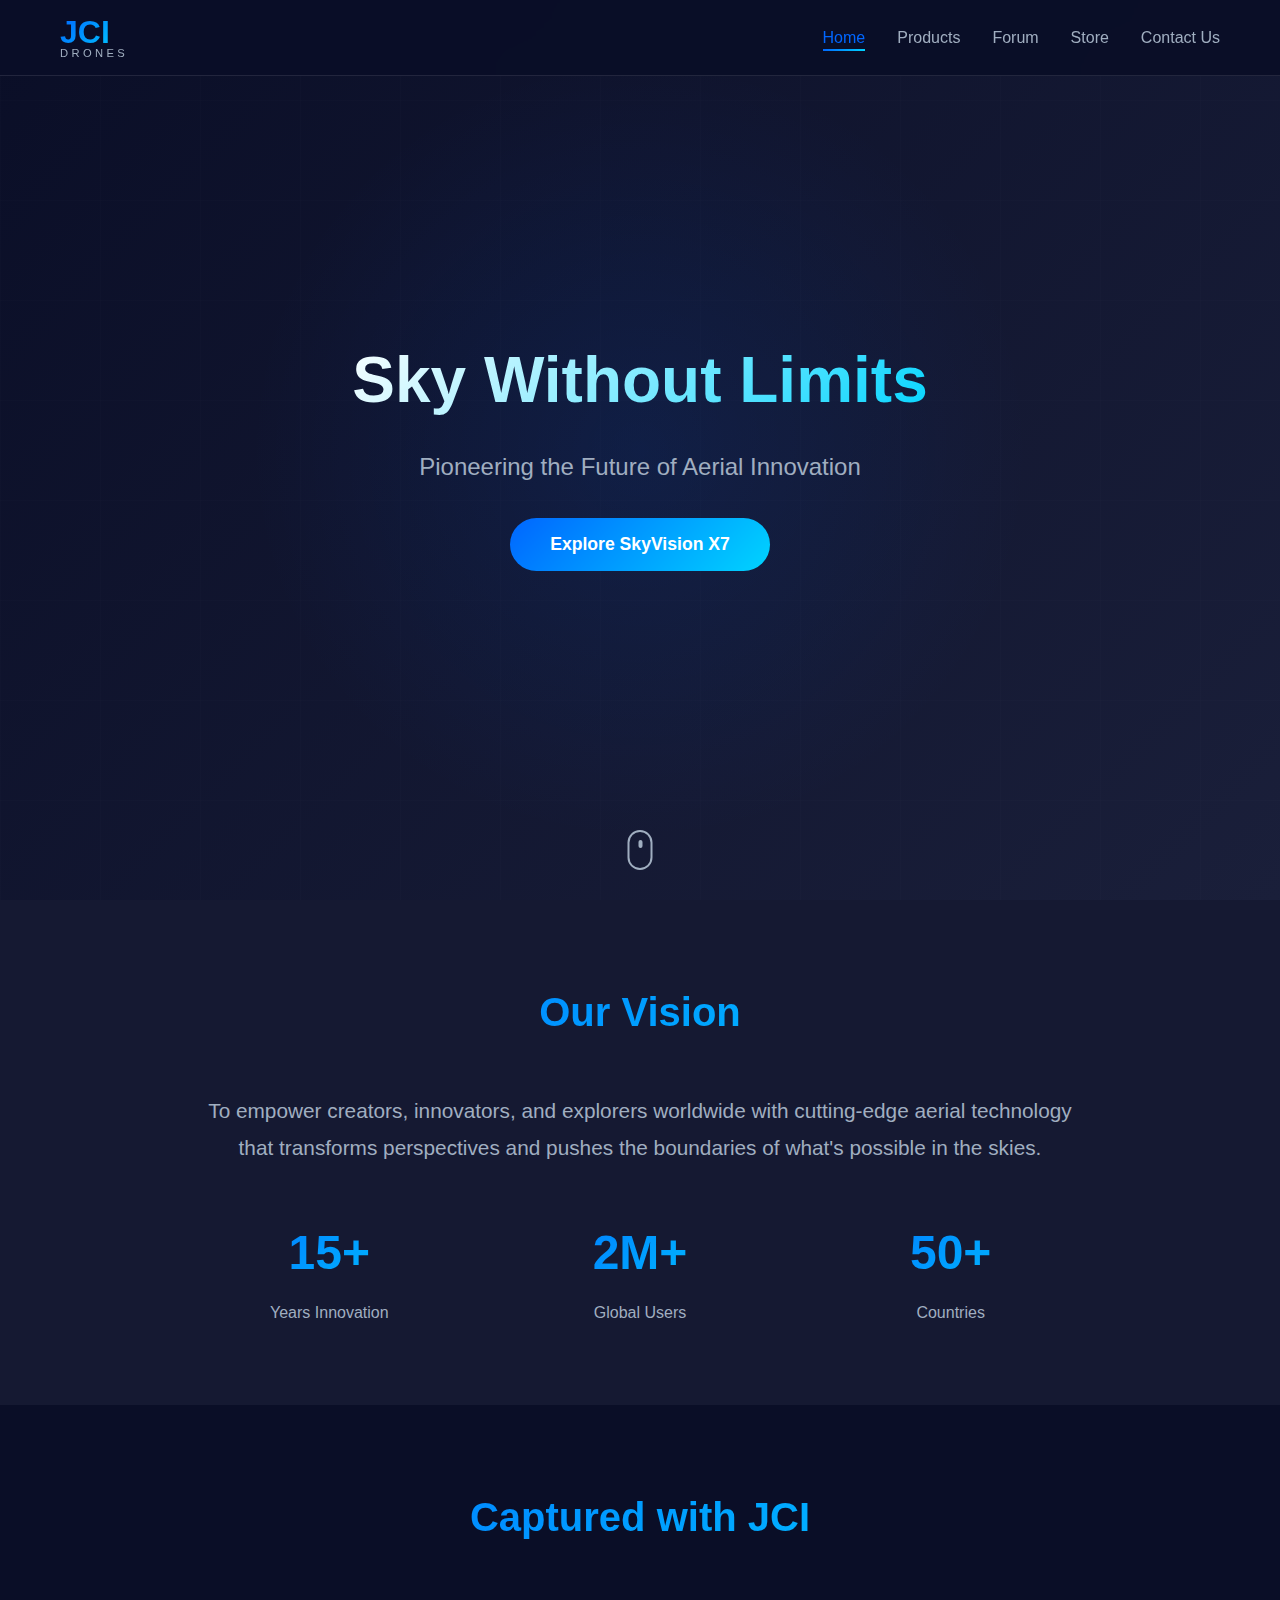
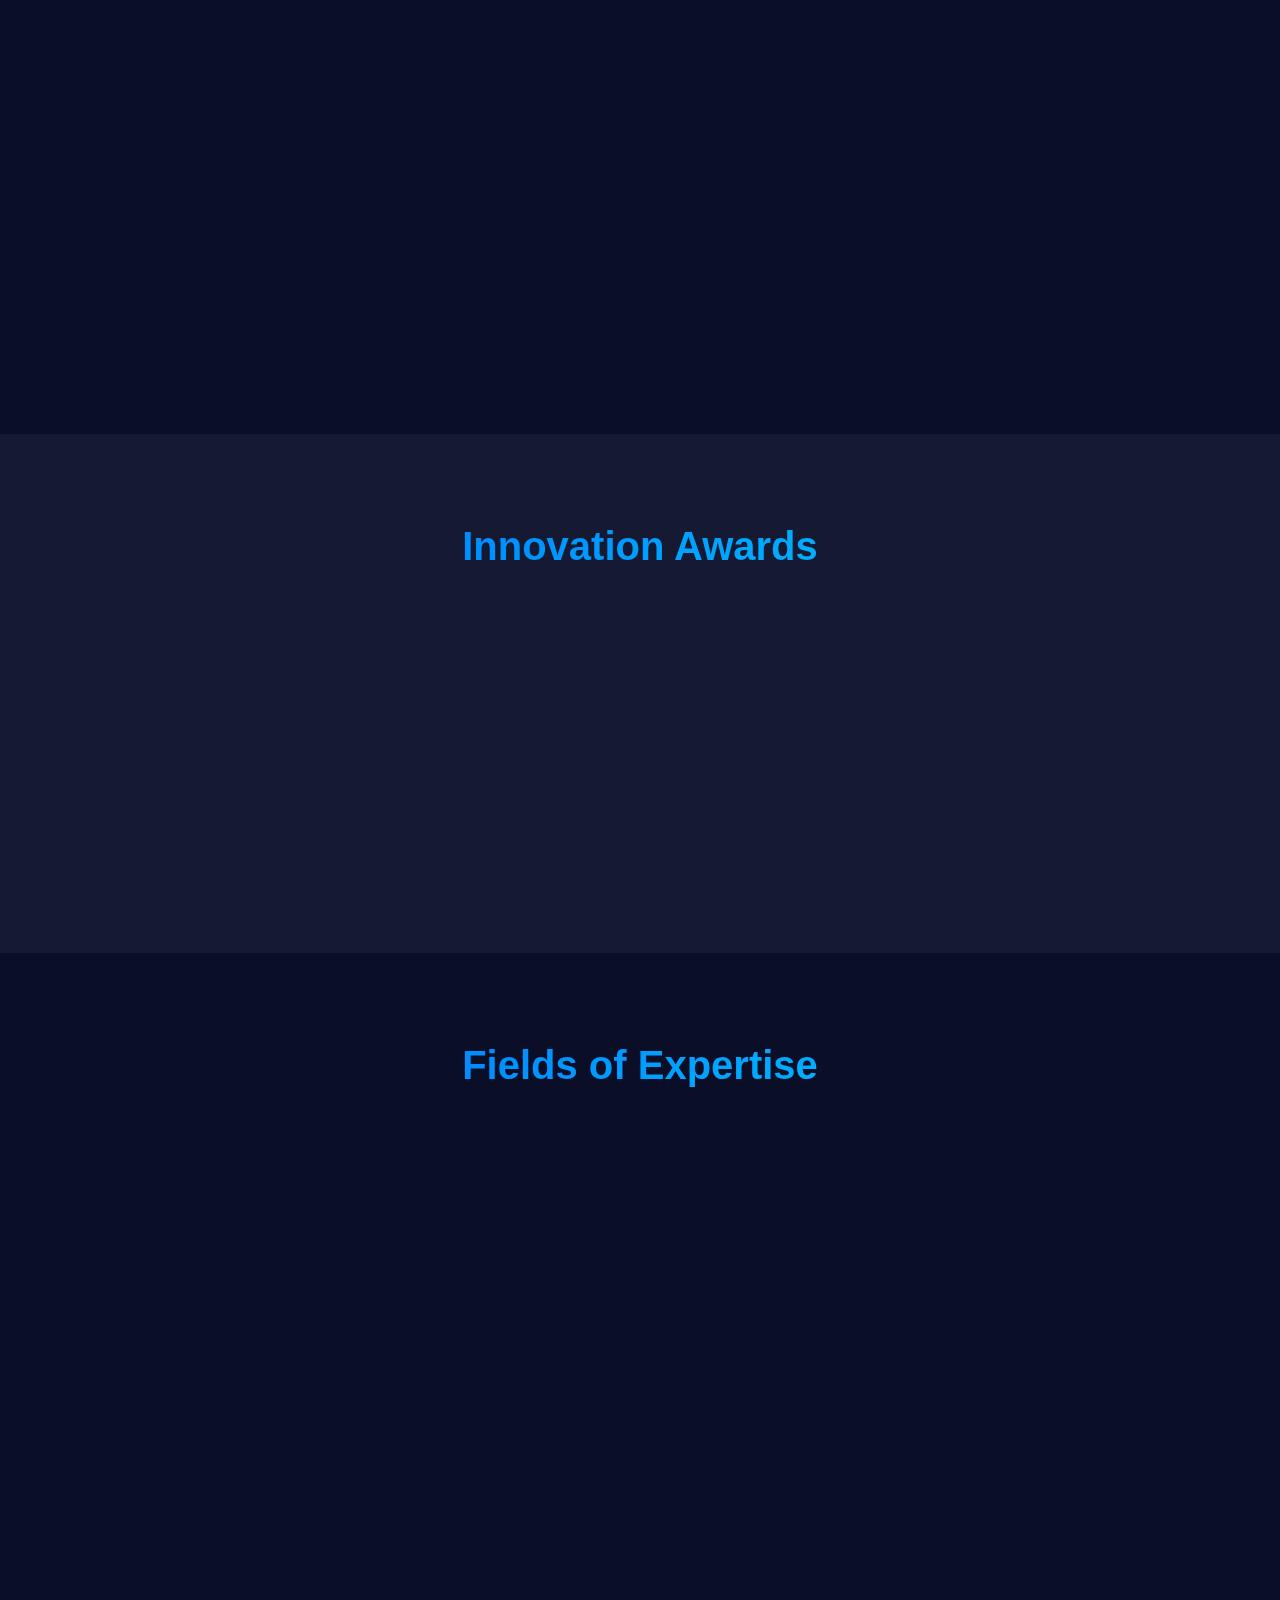
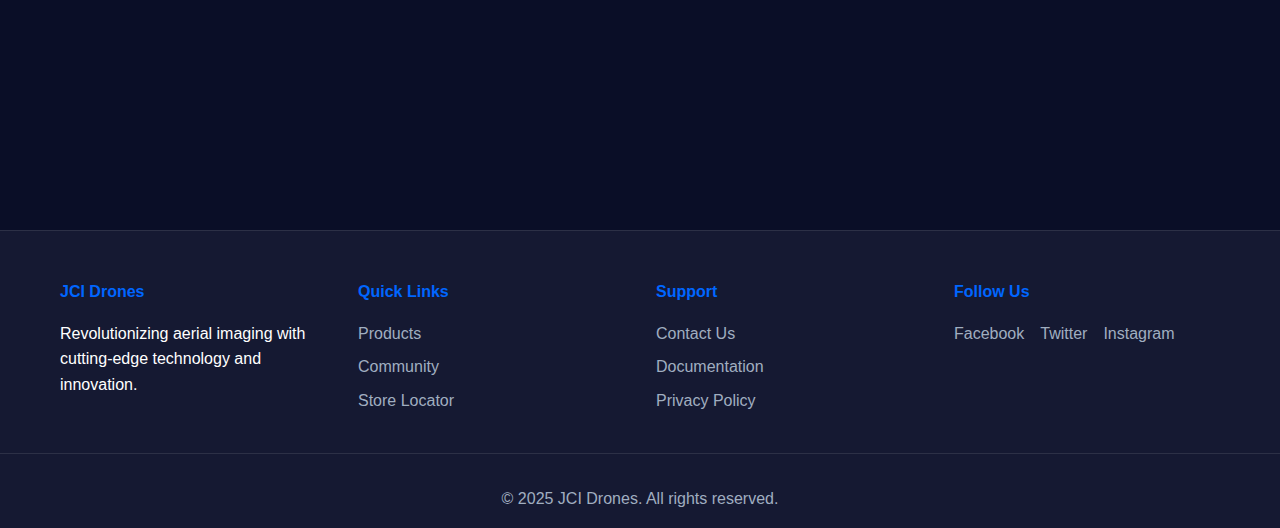
<file: index.html>
<!DOCTYPE html>
<html lang="en">
<head>
    <meta charset="UTF-8">
    <meta name="viewport" content="width=device-width, initial-scale=1.0">
    <title>JCI Drones - Revolutionizing Aerial Innovation</title>
    <link rel="stylesheet" href="css/styles.css">
</head>
<body>
    <header>
        <nav class="navbar">
            <div class="container nav-container">
                <div class="logo">
                    <span class="logo-text">JCI</span>
                    <span class="logo-subtitle">DRONES</span>
                </div>
                <button class="menu-toggle" id="menuToggle">
                    <span></span>
                    <span></span>
                    <span></span>
                </button>
                <ul class="nav-menu" id="navMenu">
                    <li><a href="index.html" class="active">Home</a></li>
                    <li><a href="products.html">Products</a></li>
                    <li><a href="forum.html">Forum</a></li>
                    <li><a href="store.html">Store</a></li>
                    <li><a href="contact.html">Contact Us</a></li>
                </ul>
            </div>
        </nav>
    </header>

    <main>
        <section class="hero">
            <div class="hero-overlay"></div>
            <div class="hero-content">
                <h1 class="hero-title">Sky Without Limits</h1>
                <p class="hero-subtitle">Pioneering the Future of Aerial Innovation</p>
                <button class="cta-button">Explore SkyVision X7</button>
            </div>
            <div class="scroll-indicator">
                <div class="mouse"></div>
            </div>
        </section>

        <section class="vision-section">
            <div class="container">
                <div class="vision-content">
                    <h2 class="section-title">Our Vision</h2>
                    <p class="vision-text">To empower creators, innovators, and explorers worldwide with cutting-edge aerial technology that transforms perspectives and pushes the boundaries of what's possible in the skies.</p>
                    <div class="vision-stats">
                        <div class="stat-item">
                            <h3>15+</h3>
                            <p>Years Innovation</p>
                        </div>
                        <div class="stat-item">
                            <h3>2M+</h3>
                            <p>Global Users</p>
                        </div>
                        <div class="stat-item">
                            <h3>50+</h3>
                            <p>Countries</p>
                        </div>
                    </div>
                </div>
            </div>
        </section>

        <section class="showcase-section">
            <div class="container">
                <h2 class="section-title">Captured with JCI</h2>
                <div class="showcase-grid">
                    <div class="showcase-item">
                        <div class="showcase-image">
                            <div class="placeholder-img" style="background: linear-gradient(135deg, #667eea 0%, #764ba2 100%);">
                                <span class="img-label">Mountain Aerial</span>
                            </div>
                        </div>
                        <p class="showcase-caption">Epic mountain landscapes by @skyexplorer</p>
                    </div>
                    <div class="showcase-item">
                        <div class="showcase-image">
                            <div class="placeholder-img" style="background: linear-gradient(135deg, #f093fb 0%, #f5576c 100%);">
                                <span class="img-label">Sunset Coast</span>
                            </div>
                        </div>
                        <p class="showcase-caption">Coastal sunset cinematography by @dronefilms</p>
                    </div>
                    <div class="showcase-item">
                        <div class="showcase-image">
                            <div class="placeholder-img" style="background: linear-gradient(135deg, #4facfe 0%, #00f2fe 100%);">
                                <span class="img-label">Urban Nights</span>
                            </div>
                        </div>
                        <p class="showcase-caption">City nightlife captured by @urbanvision</p>
                    </div>
                </div>
            </div>
        </section>

        <section class="awards-section">
            <div class="container">
                <h2 class="section-title">Innovation Awards</h2>
                <div class="awards-grid">
                    <div class="award-card">
                        <div class="award-icon">🏆</div>
                        <h3>Best Drone Technology 2024</h3>
                        <p>Tech Innovation Awards</p>
                    </div>
                    <div class="award-card">
                        <div class="award-icon">⭐</div>
                        <h3>Product of the Year</h3>
                        <p>Global Gadget Awards</p>
                    </div>
                    <div class="award-card">
                        <div class="award-icon">🎖️</div>
                        <h3>Excellence in Engineering</h3>
                        <p>International Design Forum</p>
                    </div>
                    <div class="award-card">
                        <div class="award-icon">💎</div>
                        <h3>Innovation Leader</h3>
                        <p>World Technology Summit</p>
                    </div>
                </div>
            </div>
        </section>

        <section class="expertise-section">
            <div class="container">
                <h2 class="section-title">Fields of Expertise</h2>
                <div class="expertise-grid">
                    <div class="expertise-card">
                        <div class="expertise-icon">🎬</div>
                        <h3>Professional Cinematography</h3>
                        <p>Industry-leading cameras and stabilization for film and television production</p>
                    </div>
                    <div class="expertise-card">
                        <div class="expertise-icon">🚁</div>
                        <h3>Search & Rescue Operations</h3>
                        <p>Advanced thermal imaging and GPS tracking for emergency response teams</p>
                    </div>
                    <div class="expertise-card">
                        <div class="expertise-icon">🏆</div>
                        <h3>Sports Documentation</h3>
                        <p>High-speed tracking and 4K recording for sports events and competitions</p>
                    </div>
                    <div class="expertise-card">
                        <div class="expertise-icon">📸</div>
                        <h3>Aerial Photography</h3>
                        <p>Professional-grade sensors and lenses for stunning aerial captures</p>
                    </div>
                </div>
            </div>
        </section>
    </main>

    <footer>
        <div class="container footer-container">
            <div class="footer-section">
                <h4>JCI Drones</h4>
                <p>Revolutionizing aerial imaging with cutting-edge technology and innovation.</p>
            </div>
            <div class="footer-section">
                <h4>Quick Links</h4>
                <ul>
                    <li><a href="products.html">Products</a></li>
                    <li><a href="forum.html">Community</a></li>
                    <li><a href="store.html">Store Locator</a></li>
                </ul>
            </div>
            <div class="footer-section">
                <h4>Support</h4>
                <ul>
                    <li><a href="contact.html">Contact Us</a></li>
                    <li><a href="#">Documentation</a></li>
                    <li><a href="#">Privacy Policy</a></li>
                </ul>
            </div>
            <div class="footer-section">
                <h4>Follow Us</h4>
                <div class="social-links">
                    <a href="#">Facebook</a>
                    <a href="#">Twitter</a>
                    <a href="#">Instagram</a>
                </div>
            </div>
        </div>
        <div class="footer-bottom">
            <p>&copy; 2025 JCI Drones. All rights reserved.</p>
        </div>
    </footer>

    <script src="js/main.js"></script>
</body>
</html>
</file>
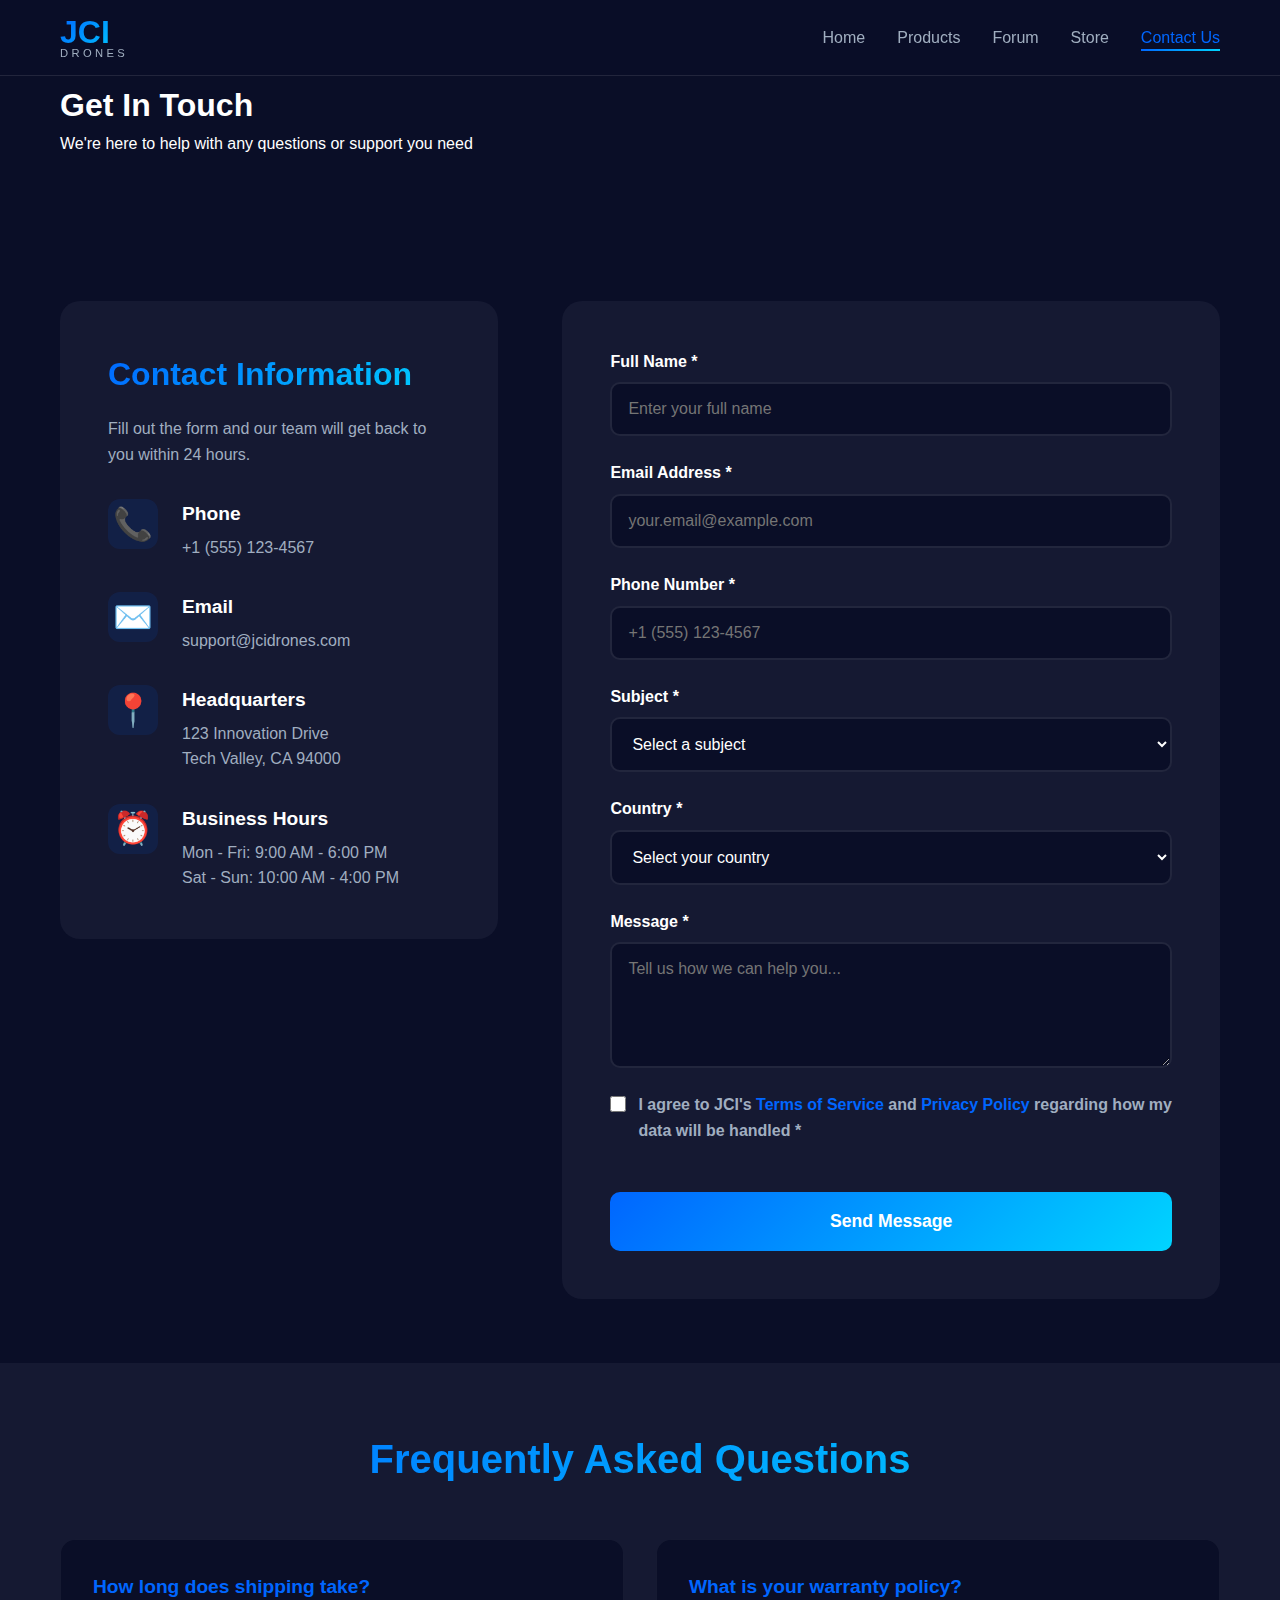
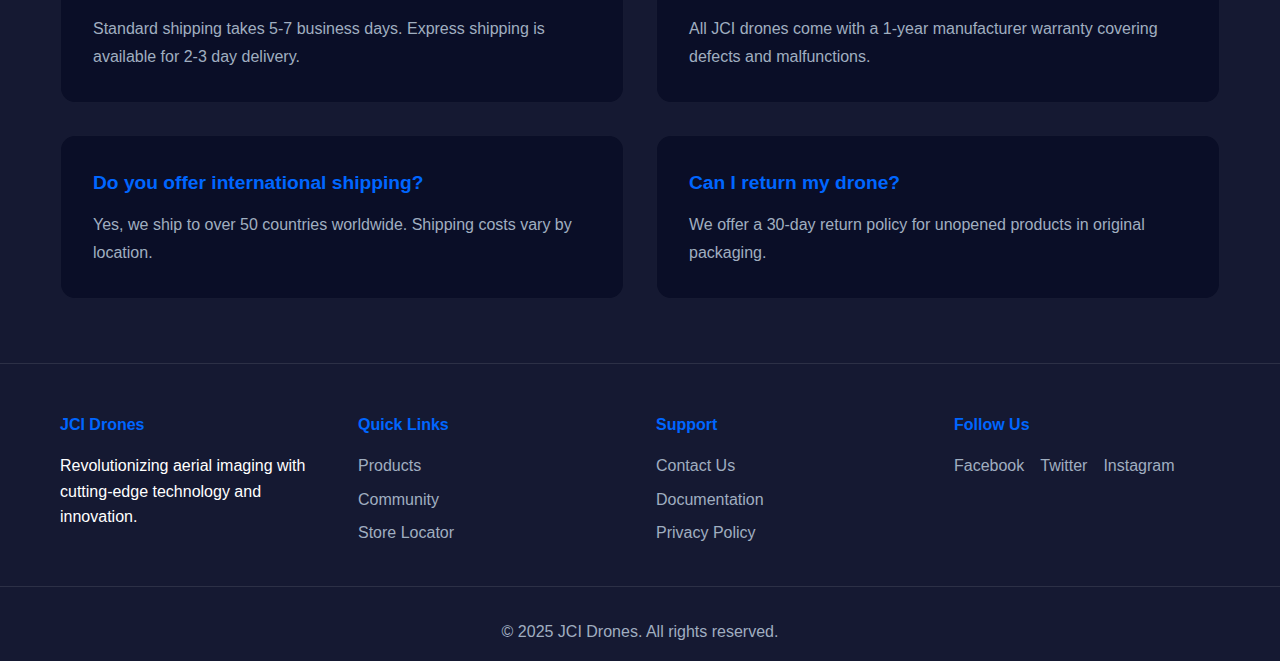
<file: contact.html>
<!DOCTYPE html>
<html lang="en">
<head>
    <meta charset="UTF-8">
    <meta name="viewport" content="width=device-width, initial-scale=1.0">
    <title>Contact Us - JCI Drones</title>
    <link rel="stylesheet" href="css/styles.css">
    <link rel="stylesheet" href="css/contact.css">
</head>
<body>
    <header>
        <nav class="navbar">
            <div class="container nav-container">
                <div class="logo">
                    <span class="logo-text">JCI</span>
                    <span class="logo-subtitle">DRONES</span>
                </div>
                <button class="menu-toggle" id="menuToggle">
                    <span></span>
                    <span></span>
                    <span></span>
                </button>
                <ul class="nav-menu" id="navMenu">
                    <li><a href="index.html">Home</a></li>
                    <li><a href="products.html">Products</a></li>
                    <li><a href="forum.html">Forum</a></li>
                    <li><a href="store.html">Store</a></li>
                    <li><a href="contact.html" class="active">Contact Us</a></li>
                </ul>
            </div>
        </nav>
    </header>

    <main>
        <section class="page-hero">
            <div class="container">
                <h1 class="page-title">Get In Touch</h1>
                <p class="page-subtitle">We're here to help with any questions or support you need</p>
            </div>
        </section>

        <section class="contact-section">
            <div class="container">
                <div class="contact-grid">
                    <div class="contact-info">
                        <h2>Contact Information</h2>
                        <p class="info-description">Fill out the form and our team will get back to you within 24 hours.</p>
                        
                        <div class="info-items">
                            <div class="info-item">
                                <div class="info-icon">📞</div>
                                <div class="info-details">
                                    <h4>Phone</h4>
                                    <p>+1 (555) 123-4567</p>
                                </div>
                            </div>
                            
                            <div class="info-item">
                                <div class="info-icon">✉️</div>
                                <div class="info-details">
                                    <h4>Email</h4>
                                    <p>support@jcidrones.com</p>
                                </div>
                            </div>
                            
                            <div class="info-item">
                                <div class="info-icon">📍</div>
                                <div class="info-details">
                                    <h4>Headquarters</h4>
                                    <p>123 Innovation Drive<br>Tech Valley, CA 94000</p>
                                </div>
                            </div>
                            
                            <div class="info-item">
                                <div class="info-icon">⏰</div>
                                <div class="info-details">
                                    <h4>Business Hours</h4>
                                    <p>Mon - Fri: 9:00 AM - 6:00 PM<br>Sat - Sun: 10:00 AM - 4:00 PM</p>
                                </div>
                            </div>
                        </div>
                    </div>

                    <div class="contact-form-container">
                        <form id="contactForm" class="contact-form" novalidate>
                            <div class="form-group">
                                <label for="fullName">Full Name *</label>
                                <input type="text" id="fullName" name="fullName" placeholder="Enter your full name">
                                <span class="error-message" id="nameError"></span>
                            </div>

                            <div class="form-group">
                                <label for="email">Email Address *</label>
                                <input type="email" id="email" name="email" placeholder="your.email@example.com">
                                <span class="error-message" id="emailError"></span>
                            </div>

                            <div class="form-group">
                                <label for="phone">Phone Number *</label>
                                <input type="tel" id="phone" name="phone" placeholder="+1 (555) 123-4567">
                                <span class="error-message" id="phoneError"></span>
                            </div>

                            <div class="form-group">
                                <label for="subject">Subject *</label>
                                <select id="subject" name="subject">
                                    <option value="">Select a subject</option>
                                    <option value="product">Product Inquiry</option>
                                    <option value="support">Technical Support</option>
                                    <option value="sales">Sales Question</option>
                                    <option value="feedback">Feedback</option>
                                    <option value="other">Other</option>
                                </select>
                                <span class="error-message" id="subjectError"></span>
                            </div>

                            <div class="form-group">
                                <label for="country">Country *</label>
                                <select id="country" name="country">
                                    <option value="">Select your country</option>
                                    <option value="us">United States</option>
                                    <option value="uk">United Kingdom</option>
                                    <option value="ca">Canada</option>
                                    <option value="au">Australia</option>
                                    <option value="de">Germany</option>
                                    <option value="fr">France</option>
                                    <option value="jp">Japan</option>
                                    <option value="other">Other</option>
                                </select>
                                <span class="error-message" id="countryError"></span>
                            </div>

                            <div class="form-group">
                                <label for="message">Message *</label>
                                <textarea id="message" name="message" rows="5" placeholder="Tell us how we can help you..."></textarea>
                                <span class="error-message" id="messageError"></span>
                            </div>

                            <div class="form-group checkbox-group">
                                <label class="checkbox-label">
                                    <input type="checkbox" id="terms" name="terms">
                                    <span class="checkbox-text">I agree to JCI's <a href="#">Terms of Service</a> and <a href="#">Privacy Policy</a> regarding how my data will be handled *</span>
                                </label>
                                <span class="error-message" id="termsError"></span>
                            </div>

                            <button type="submit" class="submit-button">Send Message</button>
                        </form>

                        <div id="successMessage" class="success-message">
                            <div class="success-icon">✓</div>
                            <h3>Message Sent Successfully!</h3>
                            <p>Thank you for contacting JCI. We'll get back to you within 24 hours.</p>
                        </div>
                    </div>
                </div>
            </div>
        </section>

        <section class="faq-section">
            <div class="container">
                <h2 class="section-title">Frequently Asked Questions</h2>
                <div class="faq-grid">
                    <div class="faq-item">
                        <h3>How long does shipping take?</h3>
                        <p>Standard shipping takes 5-7 business days. Express shipping is available for 2-3 day delivery.</p>
                    </div>
                    <div class="faq-item">
                        <h3>What is your warranty policy?</h3>
                        <p>All JCI drones come with a 1-year manufacturer warranty covering defects and malfunctions.</p>
                    </div>
                    <div class="faq-item">
                        <h3>Do you offer international shipping?</h3>
                        <p>Yes, we ship to over 50 countries worldwide. Shipping costs vary by location.</p>
                    </div>
                    <div class="faq-item">
                        <h3>Can I return my drone?</h3>
                        <p>We offer a 30-day return policy for unopened products in original packaging.</p>
                    </div>
                </div>
            </div>
        </section>
    </main>

    <footer>
        <div class="container footer-container">
            <div class="footer-section">
                <h4>JCI Drones</h4>
                <p>Revolutionizing aerial imaging with cutting-edge technology and innovation.</p>
            </div>
            <div class="footer-section">
                <h4>Quick Links</h4>
                <ul>
                    <li><a href="products.html">Products</a></li>
                    <li><a href="forum.html">Community</a></li>
                    <li><a href="store.html">Store Locator</a></li>
                </ul>
            </div>
            <div class="footer-section">
                <h4>Support</h4>
                <ul>
                    <li><a href="contact.html">Contact Us</a></li>
                    <li><a href="#">Documentation</a></li>
                    <li><a href="#">Privacy Policy</a></li>
                </ul>
            </div>
            <div class="footer-section">
                <h4>Follow Us</h4>
                <div class="social-links">
                    <a href="#">Facebook</a>
                    <a href="#">Twitter</a>
                    <a href="#">Instagram</a>
                </div>
            </div>
        </div>
        <div class="footer-bottom">
            <p>&copy; 2025 JCI Drones. All rights reserved.</p>
        </div>
    </footer>

    <script src="js/main.js"></script>
    <script src="js/contact.js"></script>
</body>
</html>
</file>
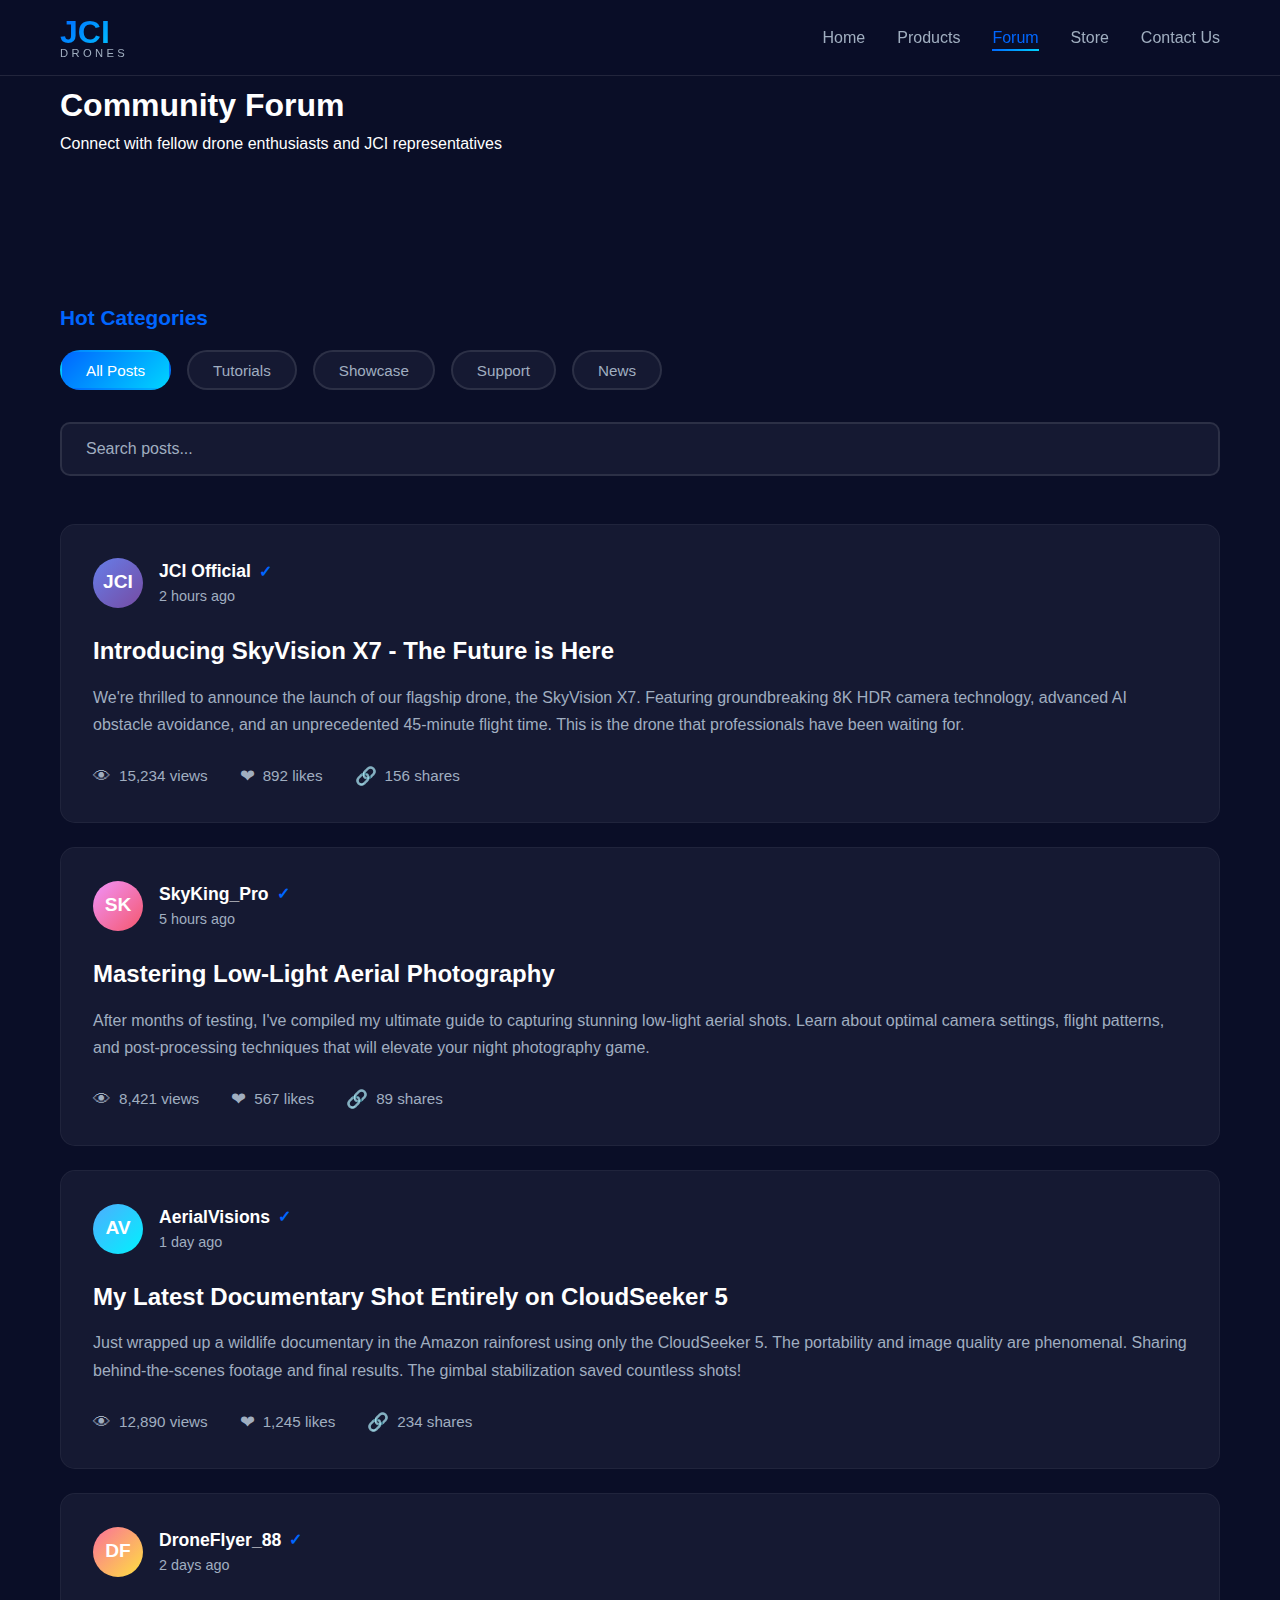
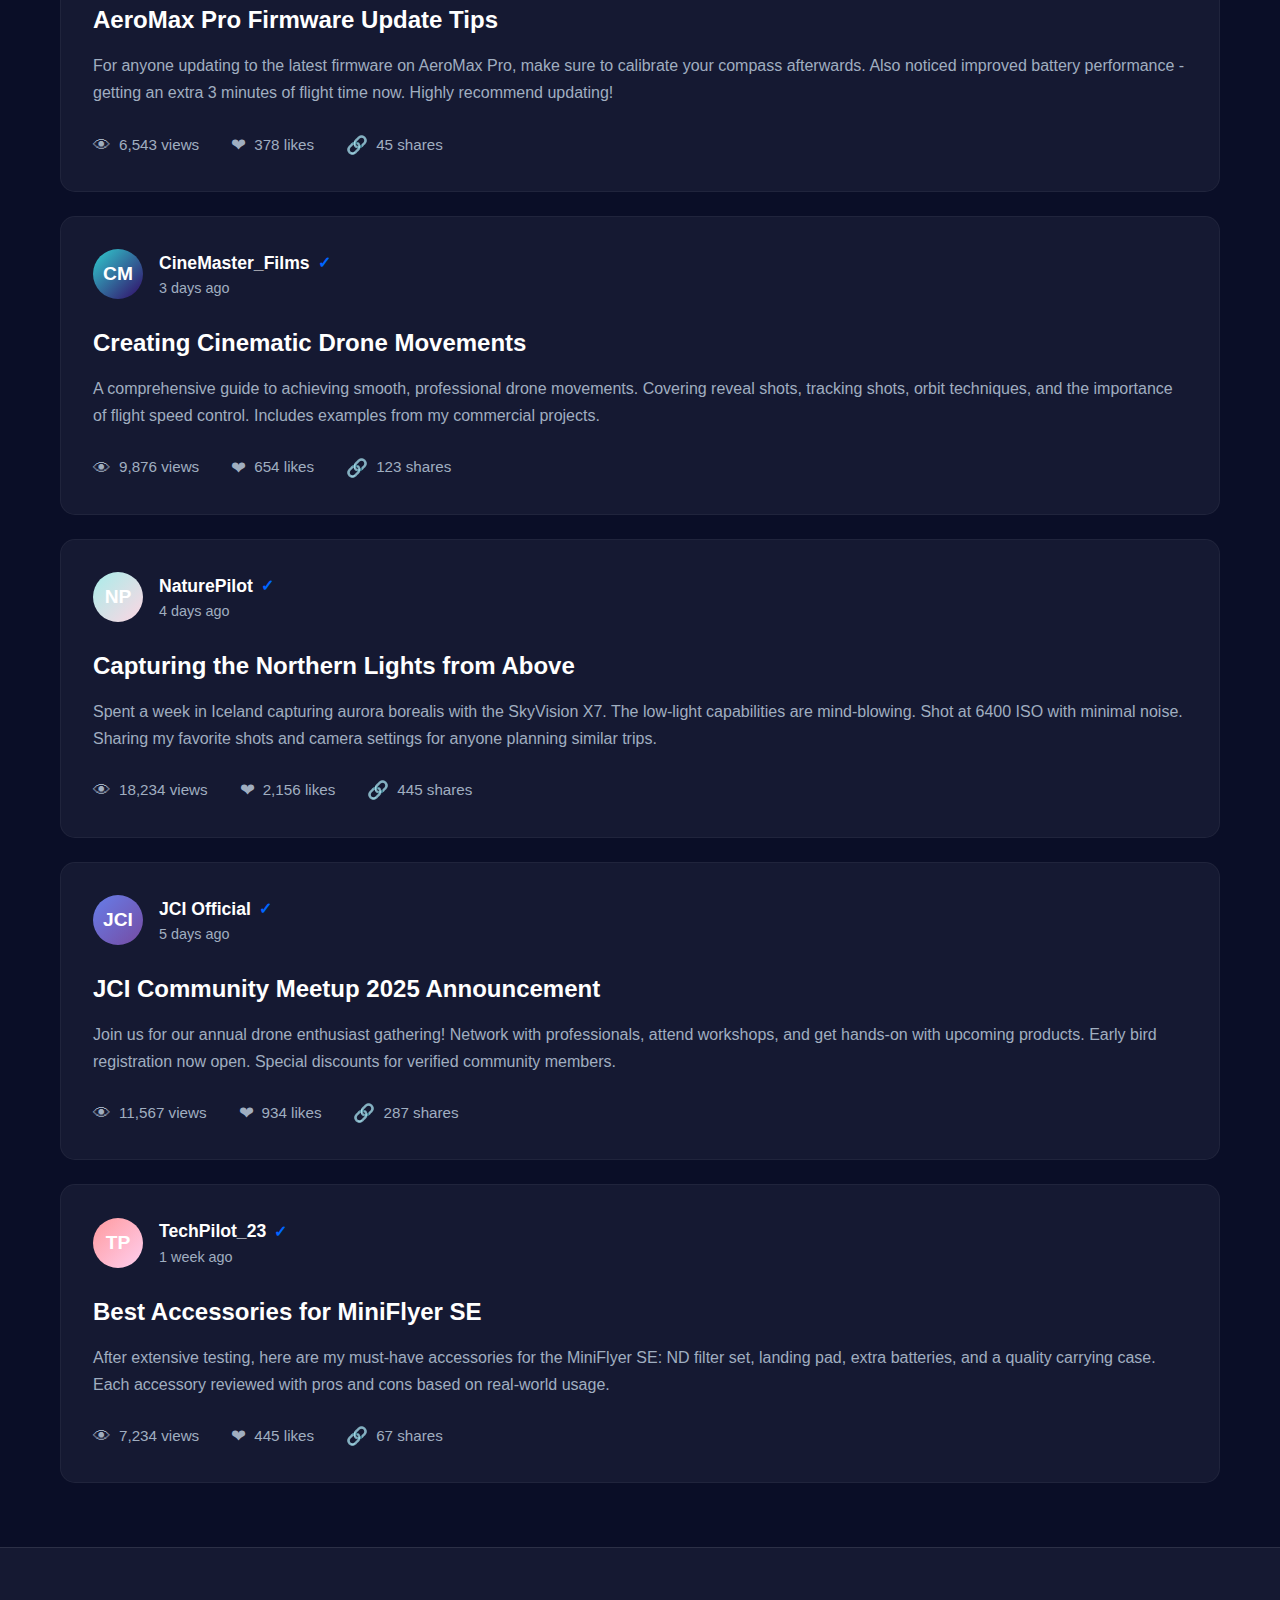
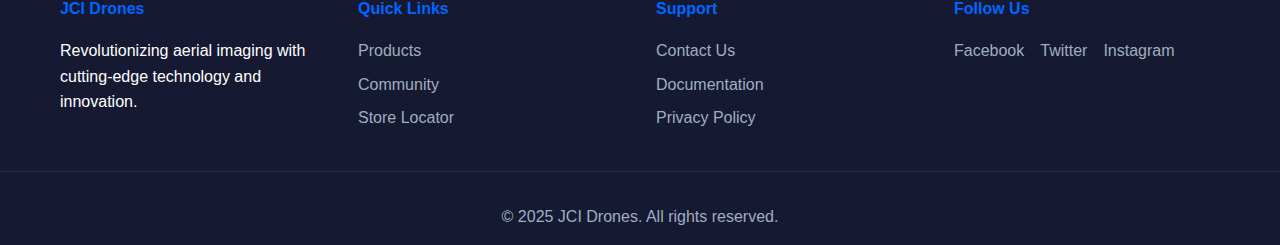
<file: forum.html>
<!DOCTYPE html>
<html lang="en">
<head>
    <meta charset="UTF-8">
    <meta name="viewport" content="width=device-width, initial-scale=1.0">
    <title>Community Forum - JCI Drones</title>
    <link rel="stylesheet" href="css/styles.css">
    <link rel="stylesheet" href="css/forum.css">
</head>
<body>
    <header>
        <nav class="navbar">
            <div class="container nav-container">
                <div class="logo">
                    <span class="logo-text">JCI</span>
                    <span class="logo-subtitle">DRONES</span>
                </div>
                <button class="menu-toggle" id="menuToggle">
                    <span></span>
                    <span></span>
                    <span></span>
                </button>
                <ul class="nav-menu" id="navMenu">
                    <li><a href="index.html">Home</a></li>
                    <li><a href="products.html">Products</a></li>
                    <li><a href="forum.html" class="active">Forum</a></li>
                    <li><a href="store.html">Store</a></li>
                    <li><a href="contact.html">Contact Us</a></li>
                </ul>
            </div>
        </nav>
    </header>

    <main>
        <section class="page-hero">
            <div class="container">
                <h1 class="page-title">Community Forum</h1>
                <p class="page-subtitle">Connect with fellow drone enthusiasts and JCI representatives</p>
            </div>
        </section>

        <section class="forum-section">
            <div class="container">
                <div class="forum-controls">
                    <div class="categories">
                        <h3>Hot Categories</h3>
                        <div class="category-pills">
                            <button class="category-pill active" data-category="all">All Posts</button>
                            <button class="category-pill" data-category="tutorials">Tutorials</button>
                            <button class="category-pill" data-category="showcase">Showcase</button>
                            <button class="category-pill" data-category="support">Support</button>
                            <button class="category-pill" data-category="news">News</button>
                        </div>
                    </div>
                    <div class="search-box">
                        <input type="text" id="searchInput" placeholder="Search posts...">
                    </div>
                </div>

                <div class="forum-posts" id="forumPosts">
                    <div class="forum-post" data-category="news">
                        <div class="post-header">
                            <div class="user-info">
                                <div class="user-avatar" style="background: linear-gradient(135deg, #667eea 0%, #764ba2 100%);">JCI</div>
                                <div class="user-details">
                                    <span class="username">JCI Official <span class="verified">✓</span></span>
                                    <span class="post-time">2 hours ago</span>
                                </div>
                            </div>
                        </div>
                        <div class="post-content">
                            <h3 class="post-title">Introducing SkyVision X7 - The Future is Here</h3>
                            <p class="post-description">We're thrilled to announce the launch of our flagship drone, the SkyVision X7. Featuring groundbreaking 8K HDR camera technology, advanced AI obstacle avoidance, and an unprecedented 45-minute flight time. This is the drone that professionals have been waiting for.</p>
                        </div>
                        <div class="post-stats">
                            <span class="stat-item"><span class="icon">👁</span> 15,234 views</span>
                            <span class="stat-item"><span class="icon">❤</span> 892 likes</span>
                            <span class="stat-item"><span class="icon">🔗</span> 156 shares</span>
                        </div>
                    </div>

                    <div class="forum-post" data-category="tutorials">
                        <div class="post-header">
                            <div class="user-info">
                                <div class="user-avatar" style="background: linear-gradient(135deg, #f093fb 0%, #f5576c 100%);">SK</div>
                                <div class="user-details">
                                    <span class="username">SkyKing_Pro <span class="verified">✓</span></span>
                                    <span class="post-time">5 hours ago</span>
                                </div>
                            </div>
                        </div>
                        <div class="post-content">
                            <h3 class="post-title">Mastering Low-Light Aerial Photography</h3>
                            <p class="post-description">After months of testing, I've compiled my ultimate guide to capturing stunning low-light aerial shots. Learn about optimal camera settings, flight patterns, and post-processing techniques that will elevate your night photography game.</p>
                        </div>
                        <div class="post-stats">
                            <span class="stat-item"><span class="icon">👁</span> 8,421 views</span>
                            <span class="stat-item"><span class="icon">❤</span> 567 likes</span>
                            <span class="stat-item"><span class="icon">🔗</span> 89 shares</span>
                        </div>
                    </div>

                    <div class="forum-post" data-category="showcase">
                        <div class="post-header">
                            <div class="user-info">
                                <div class="user-avatar" style="background: linear-gradient(135deg, #4facfe 0%, #00f2fe 100%);">AV</div>
                                <div class="user-details">
                                    <span class="username">AerialVisions <span class="verified">✓</span></span>
                                    <span class="post-time">1 day ago</span>
                                </div>
                            </div>
                        </div>
                        <div class="post-content">
                            <h3 class="post-title">My Latest Documentary Shot Entirely on CloudSeeker 5</h3>
                            <p class="post-description">Just wrapped up a wildlife documentary in the Amazon rainforest using only the CloudSeeker 5. The portability and image quality are phenomenal. Sharing behind-the-scenes footage and final results. The gimbal stabilization saved countless shots!</p>
                        </div>
                        <div class="post-stats">
                            <span class="stat-item"><span class="icon">👁</span> 12,890 views</span>
                            <span class="stat-item"><span class="icon">❤</span> 1,245 likes</span>
                            <span class="stat-item"><span class="icon">🔗</span> 234 shares</span>
                        </div>
                    </div>

                    <div class="forum-post" data-category="support">
                        <div class="post-header">
                            <div class="user-info">
                                <div class="user-avatar" style="background: linear-gradient(135deg, #fa709a 0%, #fee140 100%);">DF</div>
                                <div class="user-details">
                                    <span class="username">DroneFlyer_88 <span class="verified">✓</span></span>
                                    <span class="post-time">2 days ago</span>
                                </div>
                            </div>
                        </div>
                        <div class="post-content">
                            <h3 class="post-title">AeroMax Pro Firmware Update Tips</h3>
                            <p class="post-description">For anyone updating to the latest firmware on AeroMax Pro, make sure to calibrate your compass afterwards. Also noticed improved battery performance - getting an extra 3 minutes of flight time now. Highly recommend updating!</p>
                        </div>
                        <div class="post-stats">
                            <span class="stat-item"><span class="icon">👁</span> 6,543 views</span>
                            <span class="stat-item"><span class="icon">❤</span> 378 likes</span>
                            <span class="stat-item"><span class="icon">🔗</span> 45 shares</span>
                        </div>
                    </div>

                    <div class="forum-post" data-category="tutorials">
                        <div class="post-header">
                            <div class="user-info">
                                <div class="user-avatar" style="background: linear-gradient(135deg, #30cfd0 0%, #330867 100%);">CM</div>
                                <div class="user-details">
                                    <span class="username">CineMaster_Films <span class="verified">✓</span></span>
                                    <span class="post-time">3 days ago</span>
                                </div>
                            </div>
                        </div>
                        <div class="post-content">
                            <h3 class="post-title">Creating Cinematic Drone Movements</h3>
                            <p class="post-description">A comprehensive guide to achieving smooth, professional drone movements. Covering reveal shots, tracking shots, orbit techniques, and the importance of flight speed control. Includes examples from my commercial projects.</p>
                        </div>
                        <div class="post-stats">
                            <span class="stat-item"><span class="icon">👁</span> 9,876 views</span>
                            <span class="stat-item"><span class="icon">❤</span> 654 likes</span>
                            <span class="stat-item"><span class="icon">🔗</span> 123 shares</span>
                        </div>
                    </div>

                    <div class="forum-post" data-category="showcase">
                        <div class="post-header">
                            <div class="user-info">
                                <div class="user-avatar" style="background: linear-gradient(135deg, #a8edea 0%, #fed6e3 100%);">NP</div>
                                <div class="user-details">
                                    <span class="username">NaturePilot <span class="verified">✓</span></span>
                                    <span class="post-time">4 days ago</span>
                                </div>
                            </div>
                        </div>
                        <div class="post-content">
                            <h3 class="post-title">Capturing the Northern Lights from Above</h3>
                            <p class="post-description">Spent a week in Iceland capturing aurora borealis with the SkyVision X7. The low-light capabilities are mind-blowing. Shot at 6400 ISO with minimal noise. Sharing my favorite shots and camera settings for anyone planning similar trips.</p>
                        </div>
                        <div class="post-stats">
                            <span class="stat-item"><span class="icon">👁</span> 18,234 views</span>
                            <span class="stat-item"><span class="icon">❤</span> 2,156 likes</span>
                            <span class="stat-item"><span class="icon">🔗</span> 445 shares</span>
                        </div>
                    </div>

                    <div class="forum-post" data-category="news">
                        <div class="post-header">
                            <div class="user-info">
                                <div class="user-avatar" style="background: linear-gradient(135deg, #667eea 0%, #764ba2 100%);">JCI</div>
                                <div class="user-details">
                                    <span class="username">JCI Official <span class="verified">✓</span></span>
                                    <span class="post-time">5 days ago</span>
                                </div>
                            </div>
                        </div>
                        <div class="post-content">
                            <h3 class="post-title">JCI Community Meetup 2025 Announcement</h3>
                            <p class="post-description">Join us for our annual drone enthusiast gathering! Network with professionals, attend workshops, and get hands-on with upcoming products. Early bird registration now open. Special discounts for verified community members.</p>
                        </div>
                        <div class="post-stats">
                            <span class="stat-item"><span class="icon">👁</span> 11,567 views</span>
                            <span class="stat-item"><span class="icon">❤</span> 934 likes</span>
                            <span class="stat-item"><span class="icon">🔗</span> 287 shares</span>
                        </div>
                    </div>

                    <div class="forum-post" data-category="support">
                        <div class="post-header">
                            <div class="user-info">
                                <div class="user-avatar" style="background: linear-gradient(135deg, #ff9a9e 0%, #fecfef 100%);">TP</div>
                                <div class="user-details">
                                    <span class="username">TechPilot_23 <span class="verified">✓</span></span>
                                    <span class="post-time">1 week ago</span>
                                </div>
                            </div>
                        </div>
                        <div class="post-content">
                            <h3 class="post-title">Best Accessories for MiniFlyer SE</h3>
                            <p class="post-description">After extensive testing, here are my must-have accessories for the MiniFlyer SE: ND filter set, landing pad, extra batteries, and a quality carrying case. Each accessory reviewed with pros and cons based on real-world usage.</p>
                        </div>
                        <div class="post-stats">
                            <span class="stat-item"><span class="icon">👁</span> 7,234 views</span>
                            <span class="stat-item"><span class="icon">❤</span> 445 likes</span>
                            <span class="stat-item"><span class="icon">🔗</span> 67 shares</span>
                        </div>
                    </div>
                </div>
            </div>
        </section>
    </main>

    <footer>
        <div class="container footer-container">
            <div class="footer-section">
                <h4>JCI Drones</h4>
                <p>Revolutionizing aerial imaging with cutting-edge technology and innovation.</p>
            </div>
            <div class="footer-section">
                <h4>Quick Links</h4>
                <ul>
                    <li><a href="products.html">Products</a></li>
                    <li><a href="forum.html">Community</a></li>
                    <li><a href="store.html">Store Locator</a></li>
                </ul>
            </div>
            <div class="footer-section">
                <h4>Support</h4>
                <ul>
                    <li><a href="contact.html">Contact Us</a></li>
                    <li><a href="#">Documentation</a></li>
                    <li><a href="#">Privacy Policy</a></li>
                </ul>
            </div>
            <div class="footer-section">
                <h4>Follow Us</h4>
                <div class="social-links">
                    <a href="#">Facebook</a>
                    <a href="#">Twitter</a>
                    <a href="#">Instagram</a>
                </div>
            </div>
        </div>
        <div class="footer-bottom">
            <p>&copy; 2025 JCI Drones. All rights reserved.</p>
        </div>
    </footer>

    <script src="js/main.js"></script>
    <script src="js/forum.js"></script>
</body>
</html>
</file>
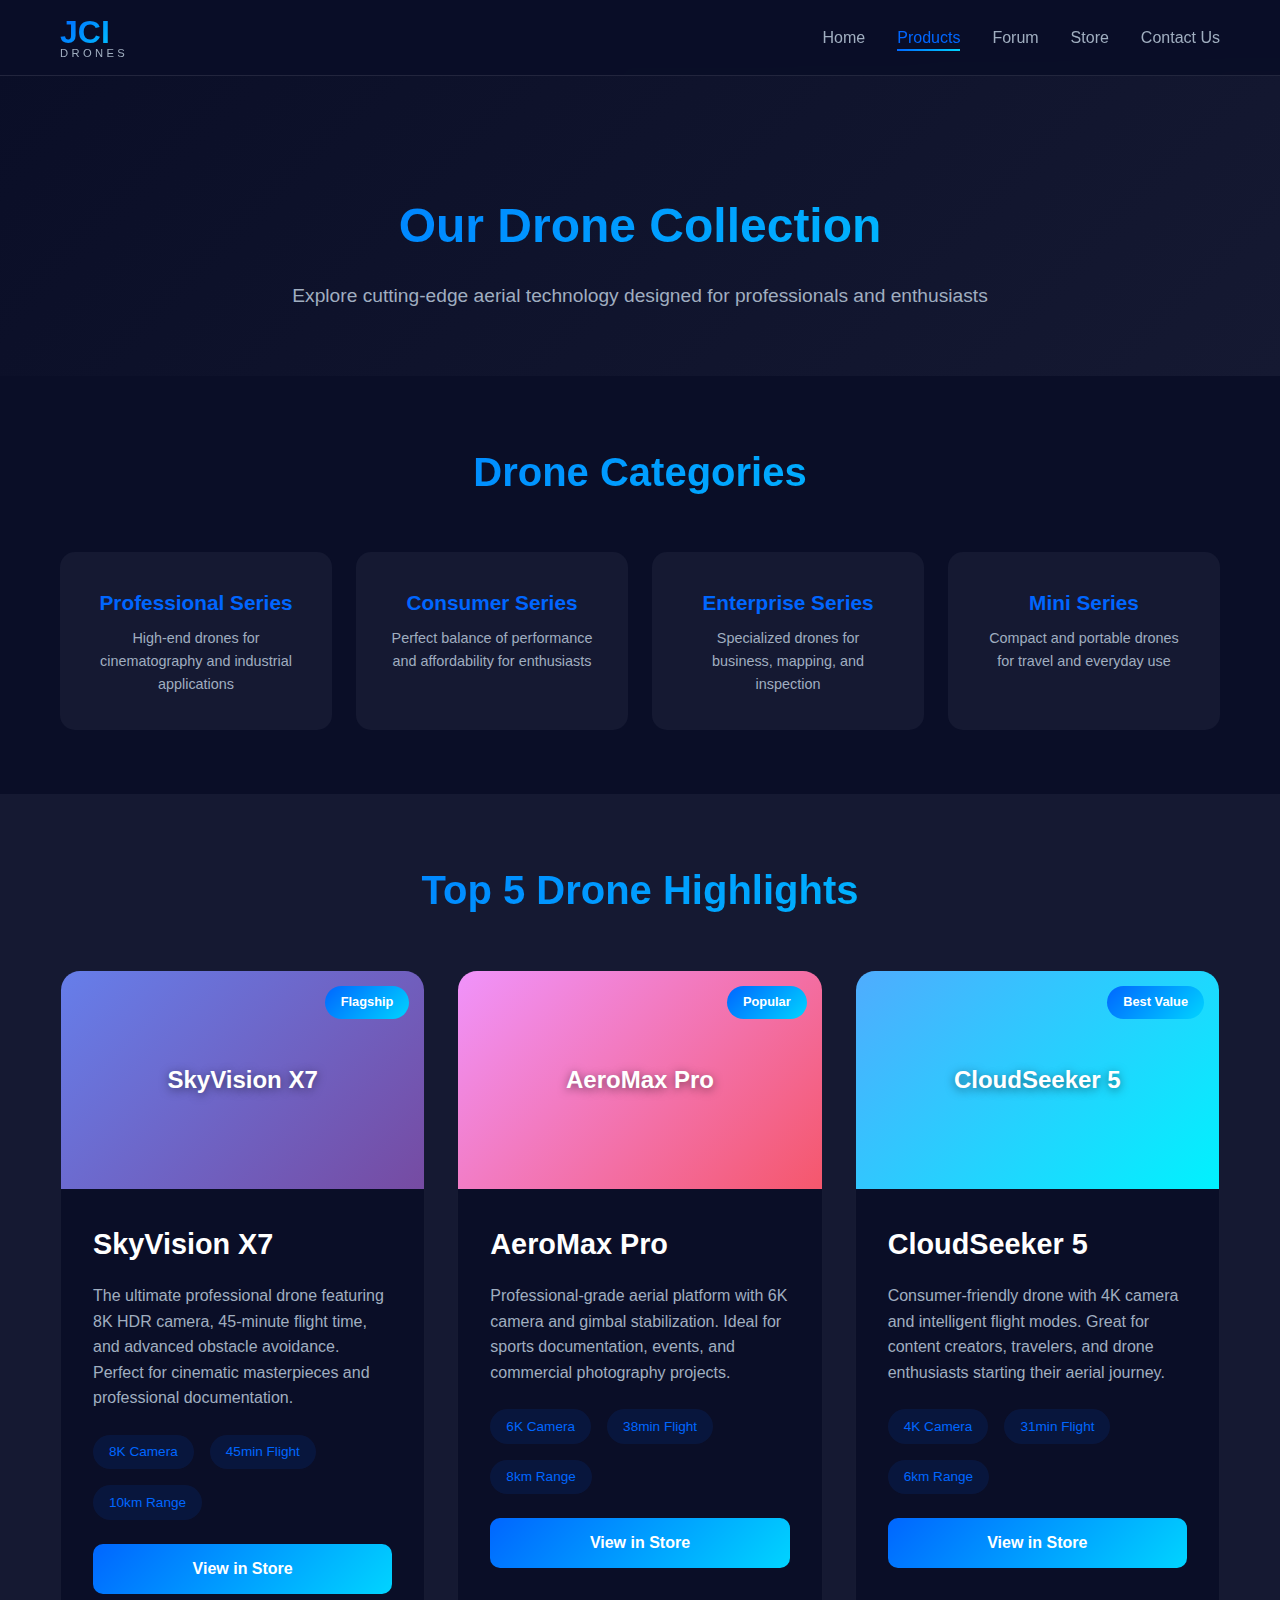
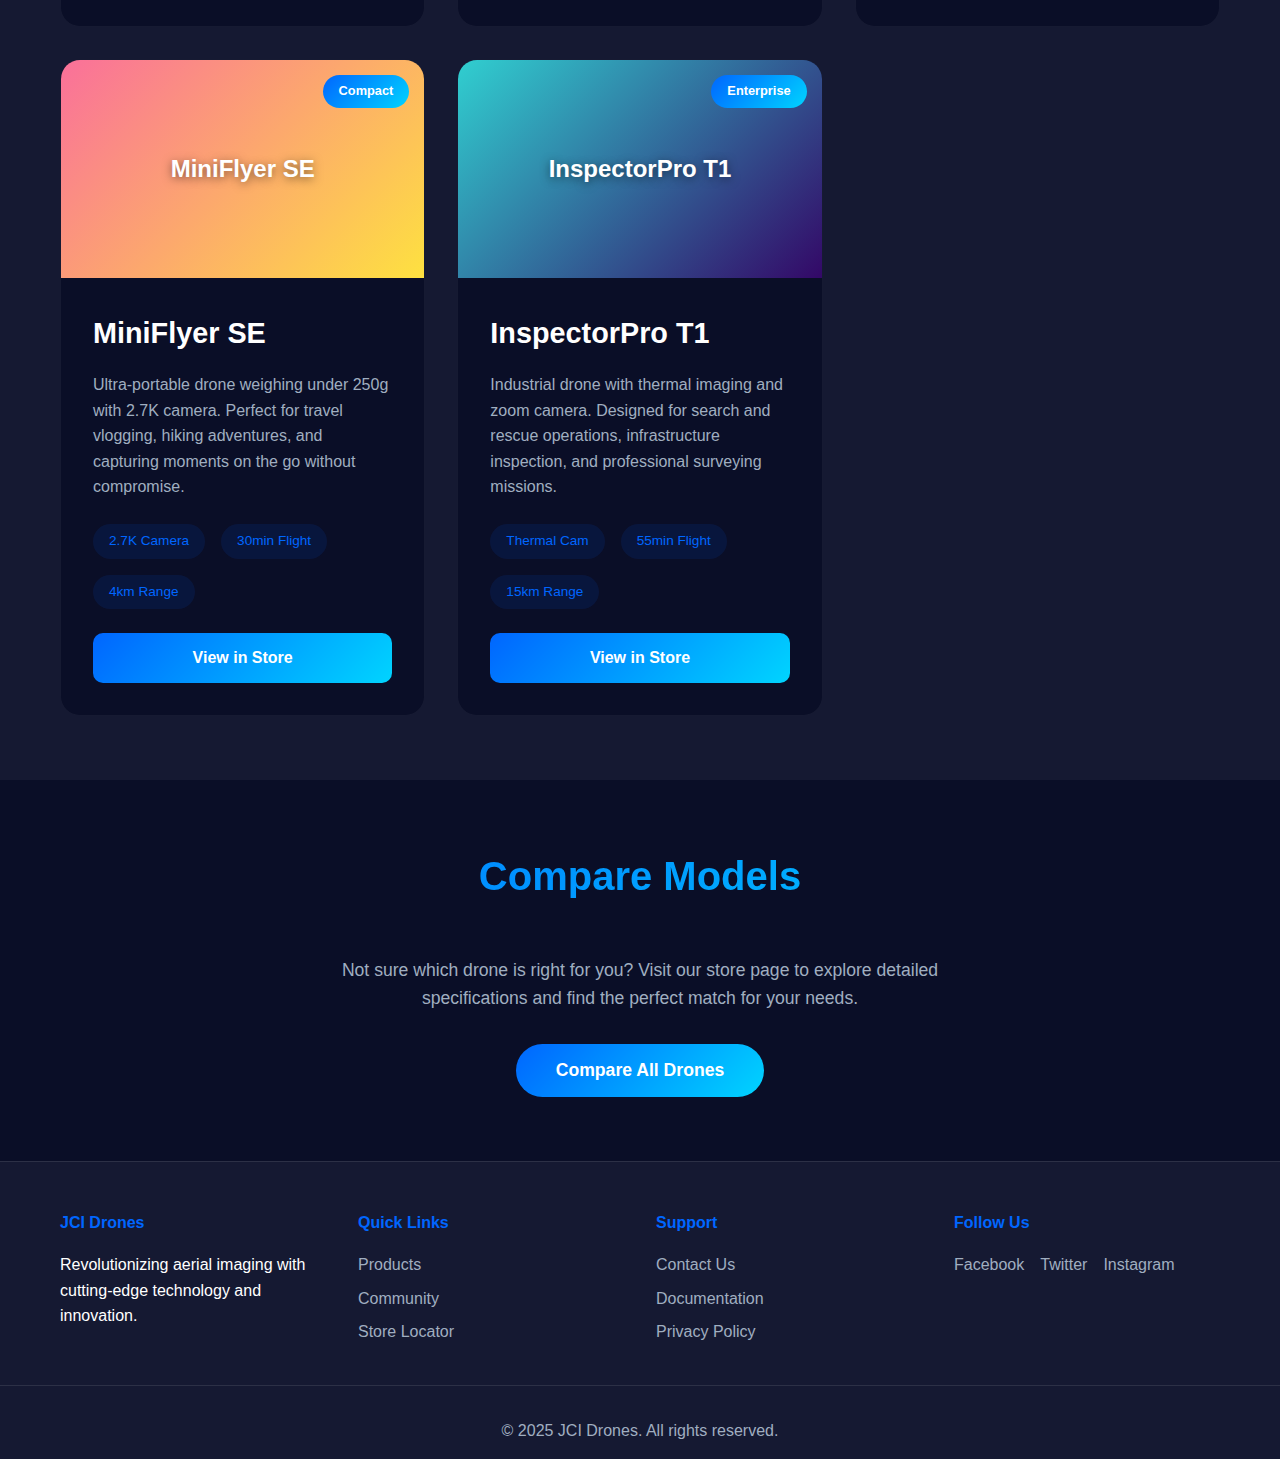
<file: products.html>
<!DOCTYPE html>
<html lang="en">
<head>
    <meta charset="UTF-8">
    <meta name="viewport" content="width=device-width, initial-scale=1.0">
    <title>Products - JCI Drones</title>
    <link rel="stylesheet" href="css/styles.css">
    <link rel="stylesheet" href="css/products.css">
</head>
<body>
    <header>
        <nav class="navbar">
            <div class="container nav-container">
                <div class="logo">
                    <span class="logo-text">JCI</span>
                    <span class="logo-subtitle">DRONES</span>
                </div>
                <button class="menu-toggle" id="menuToggle">
                    <span></span>
                    <span></span>
                    <span></span>
                </button>
                <ul class="nav-menu" id="navMenu">
                    <li><a href="index.html">Home</a></li>
                    <li><a href="products.html" class="active">Products</a></li>
                    <li><a href="forum.html">Forum</a></li>
                    <li><a href="store.html">Store</a></li>
                    <li><a href="contact.html">Contact Us</a></li>
                </ul>
            </div>
        </nav>
    </header>

    <main>
        <section class="page-hero">
            <div class="container">
                <h1 class="page-title">Our Drone Collection</h1>
                <p class="page-subtitle">Explore cutting-edge aerial technology designed for professionals and enthusiasts</p>
            </div>
        </section>

        <section class="drone-types">
            <div class="container">
                <h2 class="section-title">Drone Categories</h2>
                <div class="types-grid">
                    <div class="type-card" data-type="professional">
                        <h3>Professional Series</h3>
                        <p>High-end drones for cinematography and industrial applications</p>
                    </div>
                    <div class="type-card" data-type="consumer">
                        <h3>Consumer Series</h3>
                        <p>Perfect balance of performance and affordability for enthusiasts</p>
                    </div>
                    <div class="type-card" data-type="enterprise">
                        <h3>Enterprise Series</h3>
                        <p>Specialized drones for business, mapping, and inspection</p>
                    </div>
                    <div class="type-card" data-type="mini">
                        <h3>Mini Series</h3>
                        <p>Compact and portable drones for travel and everyday use</h3>
                    </div>
                </div>
            </div>
        </section>

        <section class="top-drones">
            <div class="container">
                <h2 class="section-title">Top 5 Drone Highlights</h2>
                <div class="drones-grid">
                    <div class="drone-card">
                        <div class="drone-image">
                            <div class="placeholder-drone" style="background: linear-gradient(135deg, #667eea 0%, #764ba2 100%);">
                                <span class="drone-label">SkyVision X7</span>
                            </div>
                            <span class="badge">Flagship</span>
                        </div>
                        <div class="drone-content">
                            <h3>SkyVision X7</h3>
                            <p class="drone-desc">The ultimate professional drone featuring 8K HDR camera, 45-minute flight time, and advanced obstacle avoidance. Perfect for cinematic masterpieces and professional documentation.</p>
                            <div class="drone-specs">
                                <span>8K Camera</span>
                                <span>45min Flight</span>
                                <span>10km Range</span>
                            </div>
                            <button class="buy-button" onclick="window.location.href='store.html'">View in Store</button>
                        </div>
                    </div>

                    <div class="drone-card">
                        <div class="drone-image">
                            <div class="placeholder-drone" style="background: linear-gradient(135deg, #f093fb 0%, #f5576c 100%);">
                                <span class="drone-label">AeroMax Pro</span>
                            </div>
                            <span class="badge">Popular</span>
                        </div>
                        <div class="drone-content">
                            <h3>AeroMax Pro</h3>
                            <p class="drone-desc">Professional-grade aerial platform with 6K camera and gimbal stabilization. Ideal for sports documentation, events, and commercial photography projects.</p>
                            <div class="drone-specs">
                                <span>6K Camera</span>
                                <span>38min Flight</span>
                                <span>8km Range</span>
                            </div>
                            <button class="buy-button" onclick="window.location.href='store.html'">View in Store</button>
                        </div>
                    </div>

                    <div class="drone-card">
                        <div class="drone-image">
                            <div class="placeholder-drone" style="background: linear-gradient(135deg, #4facfe 0%, #00f2fe 100%);">
                                <span class="drone-label">CloudSeeker 5</span>
                            </div>
                            <span class="badge">Best Value</span>
                        </div>
                        <div class="drone-content">
                            <h3>CloudSeeker 5</h3>
                            <p class="drone-desc">Consumer-friendly drone with 4K camera and intelligent flight modes. Great for content creators, travelers, and drone enthusiasts starting their aerial journey.</p>
                            <div class="drone-specs">
                                <span>4K Camera</span>
                                <span>31min Flight</span>
                                <span>6km Range</span>
                            </div>
                            <button class="buy-button" onclick="window.location.href='store.html'">View in Store</button>
                        </div>
                    </div>

                    <div class="drone-card">
                        <div class="drone-image">
                            <div class="placeholder-drone" style="background: linear-gradient(135deg, #fa709a 0%, #fee140 100%);">
                                <span class="drone-label">MiniFlyer SE</span>
                            </div>
                            <span class="badge">Compact</span>
                        </div>
                        <div class="drone-content">
                            <h3>MiniFlyer SE</h3>
                            <p class="drone-desc">Ultra-portable drone weighing under 250g with 2.7K camera. Perfect for travel vlogging, hiking adventures, and capturing moments on the go without compromise.</p>
                            <div class="drone-specs">
                                <span>2.7K Camera</span>
                                <span>30min Flight</span>
                                <span>4km Range</span>
                            </div>
                            <button class="buy-button" onclick="window.location.href='store.html'">View in Store</button>
                        </div>
                    </div>

                    <div class="drone-card">
                        <div class="drone-image">
                            <div class="placeholder-drone" style="background: linear-gradient(135deg, #30cfd0 0%, #330867 100%);">
                                <span class="drone-label">InspectorPro T1</span>
                            </div>
                            <span class="badge">Enterprise</span>
                        </div>
                        <div class="drone-content">
                            <h3>InspectorPro T1</h3>
                            <p class="drone-desc">Industrial drone with thermal imaging and zoom camera. Designed for search and rescue operations, infrastructure inspection, and professional surveying missions.</p>
                            <div class="drone-specs">
                                <span>Thermal Cam</span>
                                <span>55min Flight</span>
                                <span>15km Range</span>
                            </div>
                            <button class="buy-button" onclick="window.location.href='store.html'">View in Store</button>
                        </div>
                    </div>
                </div>
            </div>
        </section>

        <section class="comparison-section">
            <div class="container">
                <h2 class="section-title">Compare Models</h2>
                <p class="comparison-text">Not sure which drone is right for you? Visit our store page to explore detailed specifications and find the perfect match for your needs.</p>
                <button class="cta-button" onclick="window.location.href='store.html'">Compare All Drones</button>
            </div>
        </section>
    </main>

    <footer>
        <div class="container footer-container">
            <div class="footer-section">
                <h4>JCI Drones</h4>
                <p>Revolutionizing aerial imaging with cutting-edge technology and innovation.</p>
            </div>
            <div class="footer-section">
                <h4>Quick Links</h4>
                <ul>
                    <li><a href="products.html">Products</a></li>
                    <li><a href="forum.html">Community</a></li>
                    <li><a href="store.html">Store Locator</a></li>
                </ul>
            </div>
            <div class="footer-section">
                <h4>Support</h4>
                <ul>
                    <li><a href="contact.html">Contact Us</a></li>
                    <li><a href="#">Documentation</a></li>
                    <li><a href="#">Privacy Policy</a></li>
                </ul>
            </div>
            <div class="footer-section">
                <h4>Follow Us</h4>
                <div class="social-links">
                    <a href="#">Facebook</a>
                    <a href="#">Twitter</a>
                    <a href="#">Instagram</a>
                </div>
            </div>
        </div>
        <div class="footer-bottom">
            <p>&copy; 2025 JCI Drones. All rights reserved.</p>
        </div>
    </footer>

    <script src="js/main.js"></script>
    <script src="js/products.js"></script>
</body>
</html>
</file>
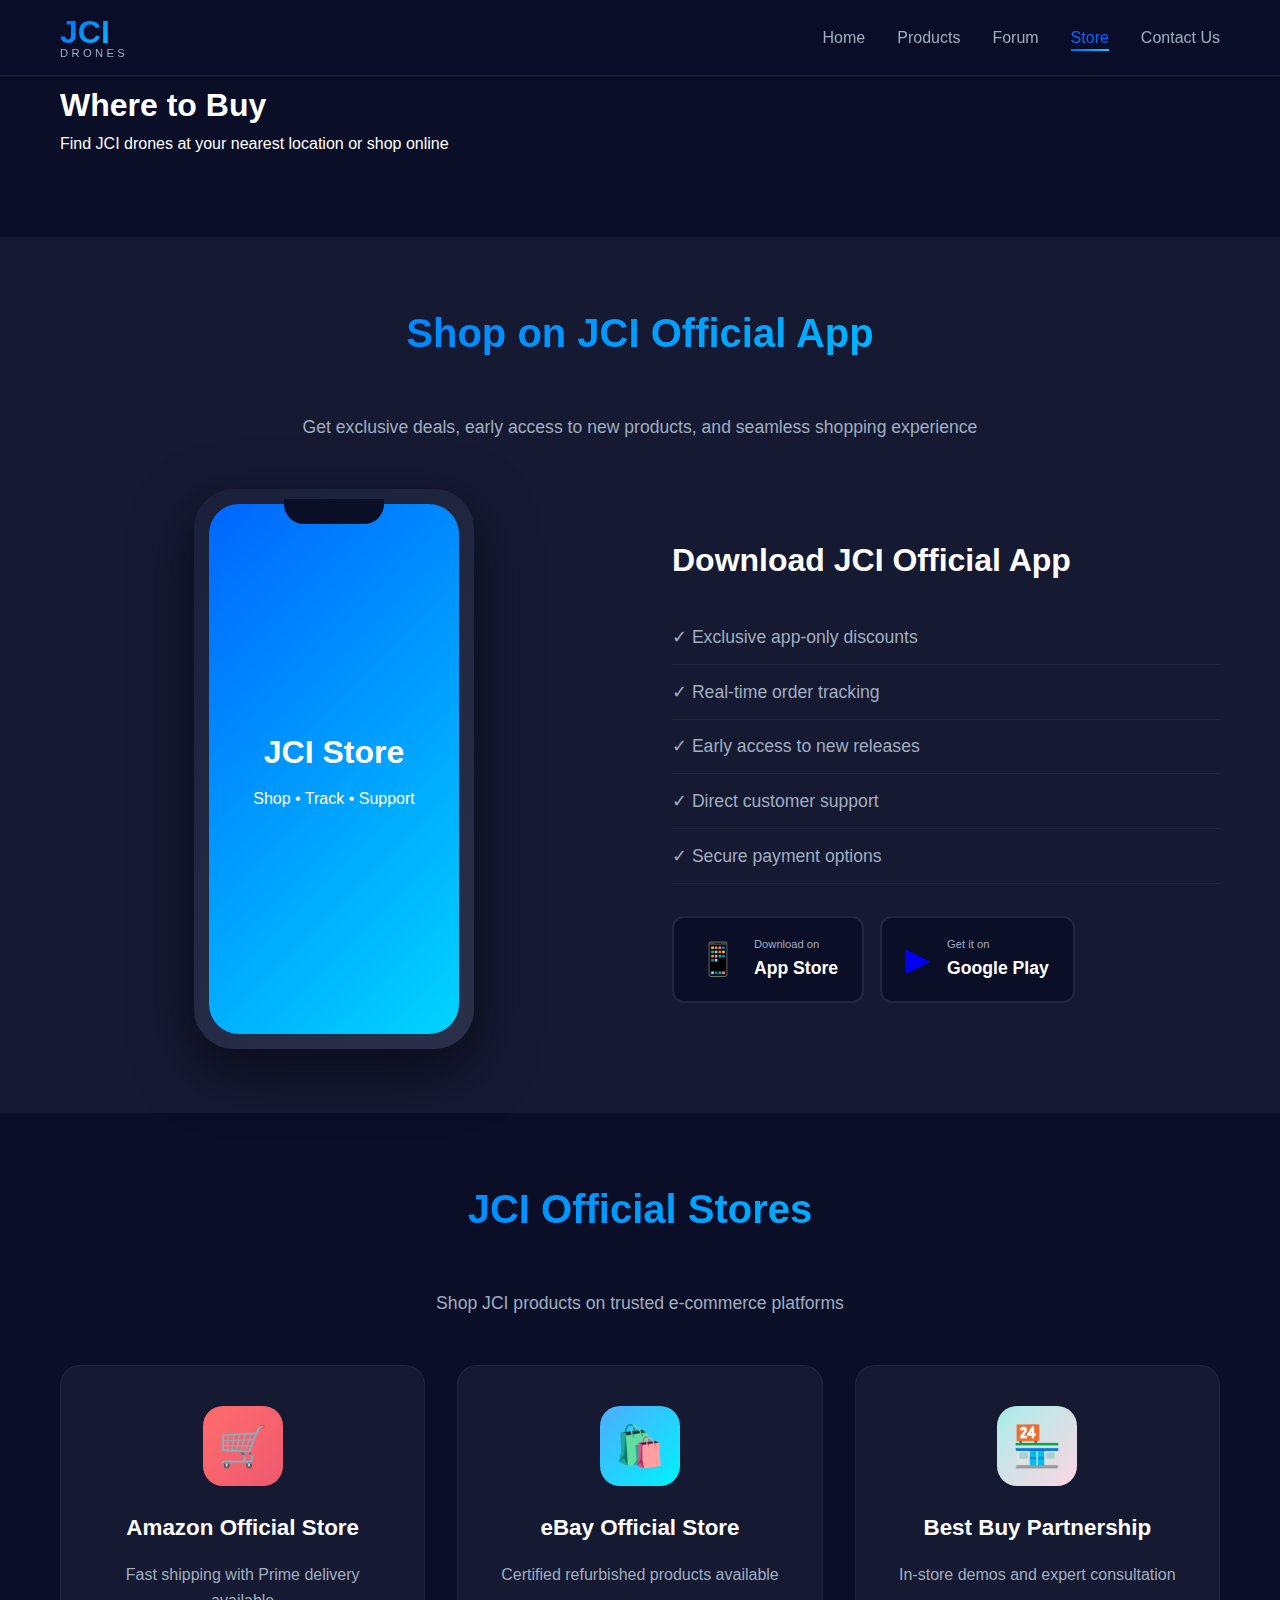
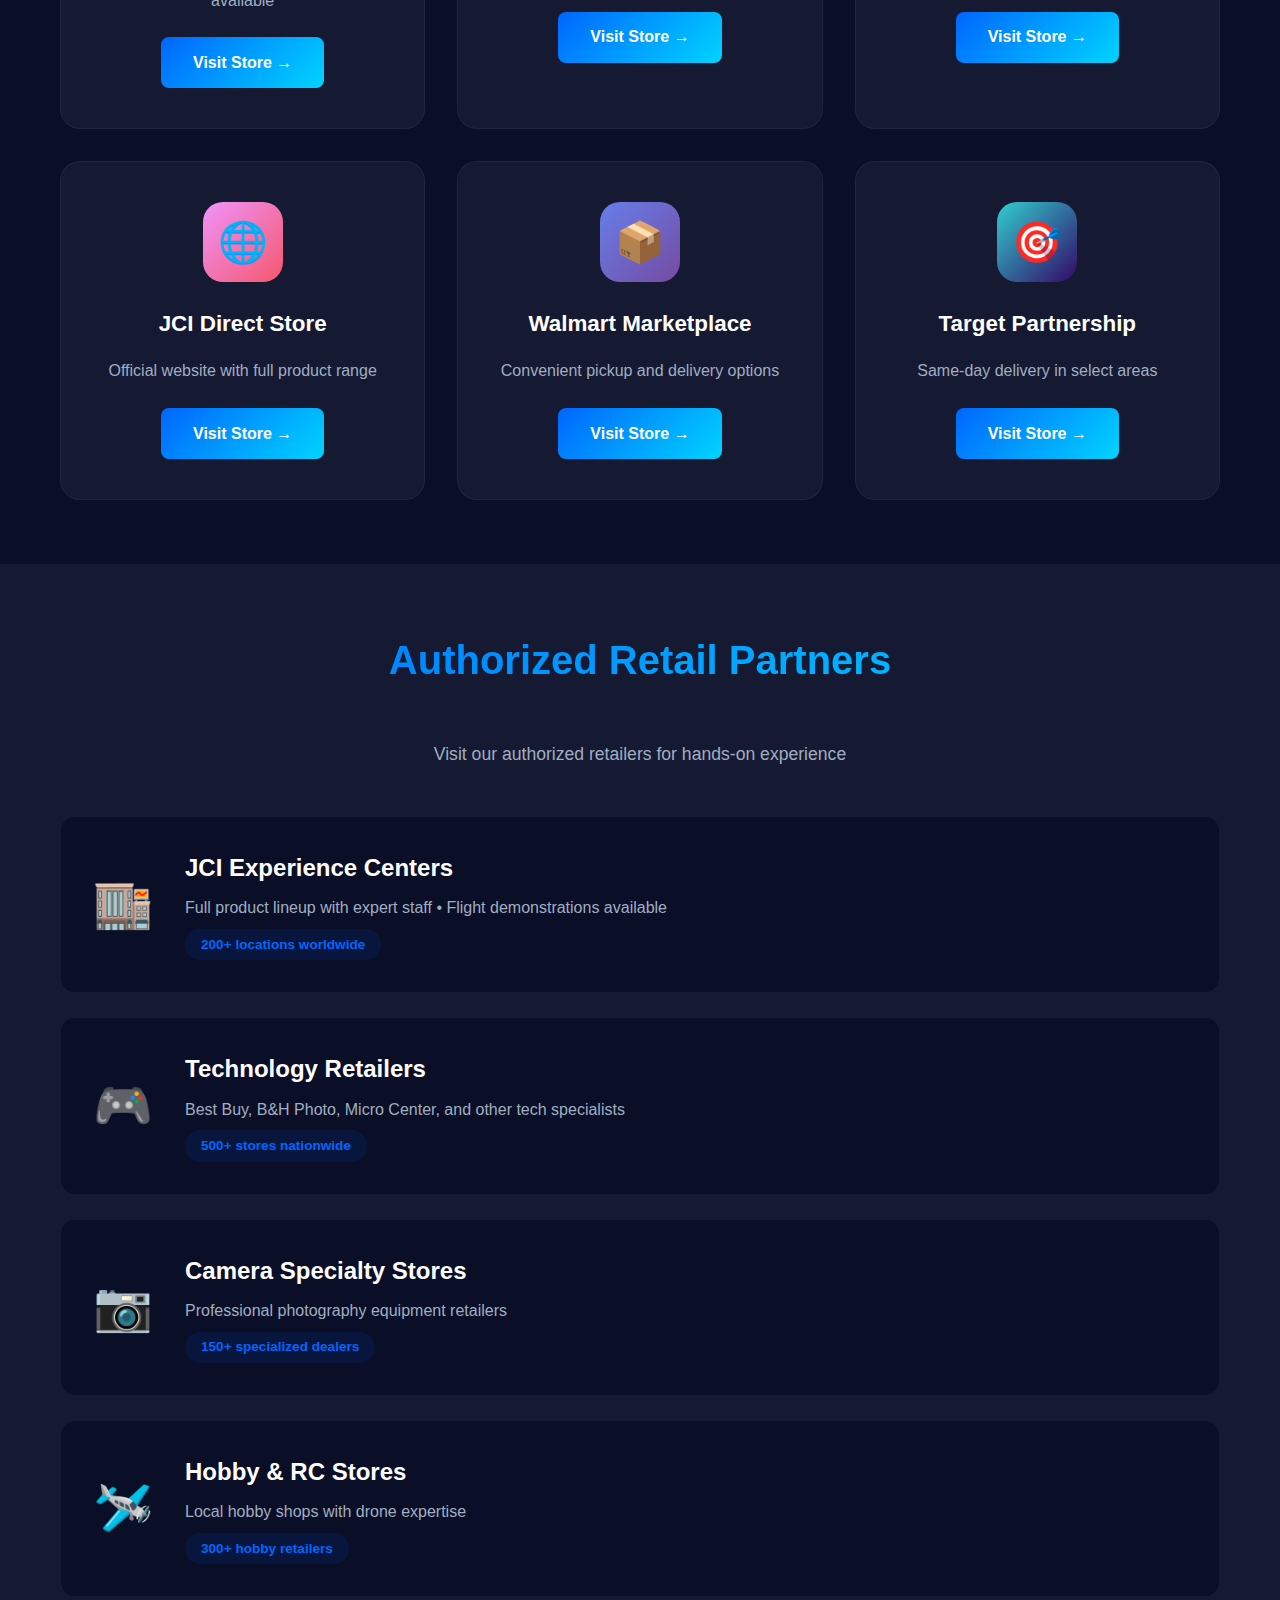
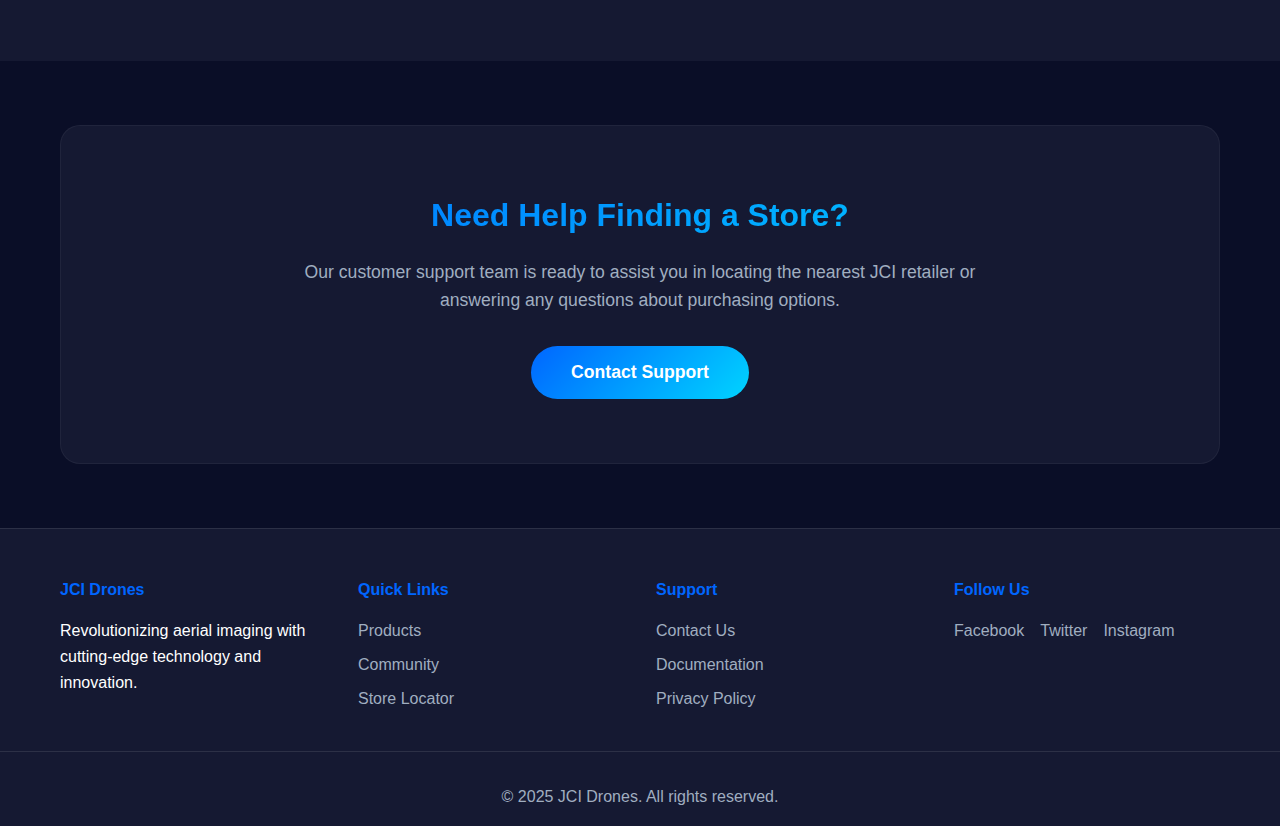
<file: store.html>
<!DOCTYPE html>
<html lang="en">
<head>
    <meta charset="UTF-8">
    <meta name="viewport" content="width=device-width, initial-scale=1.0">
    <title>Store Locator - JCI Drones</title>
    <link rel="stylesheet" href="css/styles.css">
    <link rel="stylesheet" href="css/store.css">
</head>
<body>
    <header>
        <nav class="navbar">
            <div class="container nav-container">
                <div class="logo">
                    <span class="logo-text">JCI</span>
                    <span class="logo-subtitle">DRONES</span>
                </div>
                <button class="menu-toggle" id="menuToggle">
                    <span></span>
                    <span></span>
                    <span></span>
                </button>
                <ul class="nav-menu" id="navMenu">
                    <li><a href="index.html">Home</a></li>
                    <li><a href="products.html">Products</a></li>
                    <li><a href="forum.html">Forum</a></li>
                    <li><a href="store.html" class="active">Store</a></li>
                    <li><a href="contact.html">Contact Us</a></li>
                </ul>
            </div>
        </nav>
    </header>

    <main>
        <section class="page-hero">
            <div class="container">
                <h1 class="page-title">Where to Buy</h1>
                <p class="page-subtitle">Find JCI drones at your nearest location or shop online</p>
            </div>
        </section>

        <section class="app-section">
            <div class="container">
                <h2 class="section-title">Shop on JCI Official App</h2>
                <p class="section-description">Get exclusive deals, early access to new products, and seamless shopping experience</p>
                
                <div class="app-download">
                    <div class="app-preview">
                        <div class="phone-mockup">
                            <div class="phone-screen">
                                <div class="app-interface">
                                    <h3>JCI Store</h3>
                                    <p>Shop • Track • Support</p>
                                </div>
                            </div>
                        </div>
                    </div>
                    
                    <div class="app-info">
                        <h3>Download JCI Official App</h3>
                        <ul class="app-features">
                            <li>✓ Exclusive app-only discounts</li>
                            <li>✓ Real-time order tracking</li>
                            <li>✓ Early access to new releases</li>
                            <li>✓ Direct customer support</li>
                            <li>✓ Secure payment options</li>
                        </ul>
                        
                        <div class="download-buttons">
                            <a href="#" class="store-button">
                                <div class="store-icon">📱</div>
                                <div class="store-text">
                                    <span class="store-label">Download on</span>
                                    <span class="store-name">App Store</span>
                                </div>
                            </a>
                            <a href="#" class="store-button">
                                <div class="store-icon">▶</div>
                                <div class="store-text">
                                    <span class="store-label">Get it on</span>
                                    <span class="store-name">Google Play</span>
                                </div>
                            </a>
                        </div>
                    </div>
                </div>
            </div>
        </section>

        <section class="ecommerce-section">
            <div class="container">
                <h2 class="section-title">JCI Official Stores</h2>
                <p class="section-description">Shop JCI products on trusted e-commerce platforms</p>
                
                <div class="ecommerce-grid">
                    <div class="ecommerce-card">
                        <div class="ecommerce-icon" style="background: linear-gradient(135deg, #ff6b6b 0%, #ee5a6f 100%);">
                            <span>🛒</span>
                        </div>
                        <h3>Amazon Official Store</h3>
                        <p>Fast shipping with Prime delivery available</p>
                        <a href="#" class="visit-button">Visit Store →</a>
                    </div>
                    
                    <div class="ecommerce-card">
                        <div class="ecommerce-icon" style="background: linear-gradient(135deg, #4facfe 0%, #00f2fe 100%);">
                            <span>🛍️</span>
                        </div>
                        <h3>eBay Official Store</h3>
                        <p>Certified refurbished products available</p>
                        <a href="#" class="visit-button">Visit Store →</a>
                    </div>
                    
                    <div class="ecommerce-card">
                        <div class="ecommerce-icon" style="background: linear-gradient(135deg, #a8edea 0%, #fed6e3 100%);">
                            <span>🏪</span>
                        </div>
                        <h3>Best Buy Partnership</h3>
                        <p>In-store demos and expert consultation</p>
                        <a href="#" class="visit-button">Visit Store →</a>
                    </div>
                    
                    <div class="ecommerce-card">
                        <div class="ecommerce-icon" style="background: linear-gradient(135deg, #f093fb 0%, #f5576c 100%);">
                            <span>🌐</span>
                        </div>
                        <h3>JCI Direct Store</h3>
                        <p>Official website with full product range</p>
                        <a href="#" class="visit-button">Visit Store →</a>
                    </div>
                    
                    <div class="ecommerce-card">
                        <div class="ecommerce-icon" style="background: linear-gradient(135deg, #667eea 0%, #764ba2 100%);">
                            <span>📦</span>
                        </div>
                        <h3>Walmart Marketplace</h3>
                        <p>Convenient pickup and delivery options</p>
                        <a href="#" class="visit-button">Visit Store →</a>
                    </div>
                    
                    <div class="ecommerce-card">
                        <div class="ecommerce-icon" style="background: linear-gradient(135deg, #30cfd0 0%, #330867 100%);">
                            <span>🎯</span>
                        </div>
                        <h3>Target Partnership</h3>
                        <p>Same-day delivery in select areas</p>
                        <a href="#" class="visit-button">Visit Store →</a>
                    </div>
                </div>
            </div>
        </section>

        <section class="retail-section">
            <div class="container">
                <h2 class="section-title">Authorized Retail Partners</h2>
                <p class="section-description">Visit our authorized retailers for hands-on experience</p>
                
                <div class="retail-list">
                    <div class="retail-item">
                        <div class="retail-icon">🏬</div>
                        <div class="retail-info">
                            <h4>JCI Experience Centers</h4>
                            <p>Full product lineup with expert staff • Flight demonstrations available</p>
                            <span class="retail-locations">200+ locations worldwide</span>
                        </div>
                    </div>
                    
                    <div class="retail-item">
                        <div class="retail-icon">🎮</div>
                        <div class="retail-info">
                            <h4>Technology Retailers</h4>
                            <p>Best Buy, B&H Photo, Micro Center, and other tech specialists</p>
                            <span class="retail-locations">500+ stores nationwide</span>
                        </div>
                    </div>
                    
                    <div class="retail-item">
                        <div class="retail-icon">📷</div>
                        <div class="retail-info">
                            <h4>Camera Specialty Stores</h4>
                            <p>Professional photography equipment retailers</p>
                            <span class="retail-locations">150+ specialized dealers</span>
                        </div>
                    </div>
                    
                    <div class="retail-item">
                        <div class="retail-icon">🛩️</div>
                        <div class="retail-info">
                            <h4>Hobby & RC Stores</h4>
                            <p>Local hobby shops with drone expertise</p>
                            <span class="retail-locations">300+ hobby retailers</span>
                        </div>
                    </div>
                </div>
            </div>
        </section>

        <section class="support-section">
            <div class="container">
                <div class="support-card">
                    <h2>Need Help Finding a Store?</h2>
                    <p>Our customer support team is ready to assist you in locating the nearest JCI retailer or answering any questions about purchasing options.</p>
                    <button class="cta-button" onclick="window.location.href='contact.html'">Contact Support</button>
                </div>
            </div>
        </section>
    </main>

    <footer>
        <div class="container footer-container">
            <div class="footer-section">
                <h4>JCI Drones</h4>
                <p>Revolutionizing aerial imaging with cutting-edge technology and innovation.</p>
            </div>
            <div class="footer-section">
                <h4>Quick Links</h4>
                <ul>
                    <li><a href="products.html">Products</a></li>
                    <li><a href="forum.html">Community</a></li>
                    <li><a href="store.html">Store Locator</a></li>
                </ul>
            </div>
            <div class="footer-section">
                <h4>Support</h4>
                <ul>
                    <li><a href="contact.html">Contact Us</a></li>
                    <li><a href="#">Documentation</a></li>
                    <li><a href="#">Privacy Policy</a></li>
                </ul>
            </div>
            <div class="footer-section">
                <h4>Follow Us</h4>
                <div class="social-links">
                    <a href="#">Facebook</a>
                    <a href="#">Twitter</a>
                    <a href="#">Instagram</a>
                </div>
            </div>
        </div>
        <div class="footer-bottom">
            <p>&copy; 2025 JCI Drones. All rights reserved.</p>
        </div>
    </footer>

    <script src="js/main.js"></script>
</body>
</html>
</file>
<file: css/styles.css>
/* CSS Property 1: CSS Grid - Used throughout for layouts */
/* CSS Property 2: Flexbox - Used for navigation and alignment */
/* CSS Property 3: CSS Transforms - Used for hover effects and animations */
/* CSS Property 4: CSS Transitions - Used for smooth state changes */
/* CSS Property 5: CSS Animations - Used for keyframe animations */

* {
    margin: 0;
    padding: 0;
    box-sizing: border-box;
}

:root {
    --primary-color: #0066ff;
    --secondary-color: #00d4ff;
    --dark-bg: #0a0e27;
    --card-bg: #151932;
    --text-primary: #ffffff;
    --text-secondary: #a0aec0;
    --accent-gradient: linear-gradient(135deg, #0066ff 0%, #00d4ff 100%);
    --transition: all 0.3s ease;
}

body {
    font-family: 'Segoe UI', Tahoma, Geneva, Verdana, sans-serif;
    background-color: var(--dark-bg);
    color: var(--text-primary);
    line-height: 1.6;
    overflow-x: hidden;
}

.container {
    max-width: 1200px;
    margin: 0 auto;
    padding: 0 20px;
}

/* Header & Navigation */
header {
    position: fixed;
    top: 0;
    left: 0;
    right: 0;
    background: rgba(10, 14, 39, 0.95);
    backdrop-filter: blur(10px);
    z-index: 1000;
    border-bottom: 1px solid rgba(255, 255, 255, 0.1);
}

.navbar {
    padding: 1rem 0;
}

.nav-container {
    display: flex;
    justify-content: space-between;
    align-items: center;
}

.logo {
    display: flex;
    flex-direction: column;
    line-height: 1;
}

.logo-text {
    font-size: 2rem;
    font-weight: bold;
    background: var(--accent-gradient);
    -webkit-background-clip: text;
    -webkit-text-fill-color: transparent;
    background-clip: text;
}

.logo-subtitle {
    font-size: 0.7rem;
    letter-spacing: 0.3em;
    color: var(--text-secondary);
}

.menu-toggle {
    display: none;
    flex-direction: column;
    background: none;
    border: none;
    cursor: pointer;
    padding: 0;
}

.menu-toggle span {
    width: 25px;
    height: 3px;
    background: var(--text-primary);
    margin: 3px 0;
    transition: var(--transition);
}

.nav-menu {
    display: flex;
    list-style: none;
    gap: 2rem;
}

.nav-menu a {
    color: var(--text-secondary);
    text-decoration: none;
    font-weight: 500;
    transition: var(--transition);
    position: relative;
}

.nav-menu a::after {
    content: '';
    position: absolute;
    bottom: -5px;
    left: 0;
    width: 0;
    height: 2px;
    background: var(--accent-gradient);
    transition: var(--transition);
}

.nav-menu a:hover,
.nav-menu a.active {
    color: var(--primary-color);
}

.nav-menu a:hover::after,
.nav-menu a.active::after {
    width: 100%;
}

/* Hero Section */
.hero {
    height: 100vh;
    background: linear-gradient(135deg, #0a0e27 0%, #1a1f3a 100%);
    position: relative;
    display: flex;
    align-items: center;
    justify-content: center;
    text-align: center;
    overflow: hidden;
}

.hero::before {
    content: '';
    position: absolute;
    top: 0;
    left: 0;
    right: 0;
    bottom: 0;
    background: url('data:image/svg+xml,<svg width="100" height="100" xmlns="http://www.w3.org/2000/svg"><defs><pattern id="grid" width="100" height="100" patternUnits="userSpaceOnUse"><path d="M 100 0 L 0 0 0 100" fill="none" stroke="rgba(255,255,255,0.03)" stroke-width="1"/></pattern></defs><rect width="100%" height="100%" fill="url(%23grid)"/></svg>');
    opacity: 0.5;
}

.hero-overlay {
    position: absolute;
    top: 0;
    left: 0;
    right: 0;
    bottom: 0;
    background: radial-gradient(circle at 50% 50%, rgba(0, 102, 255, 0.1) 0%, transparent 50%);
}

.hero-content {
    position: relative;
    z-index: 2;
    animation: fadeInUp 1s ease;
}

.hero-title {
    font-size: 4rem;
    font-weight: bold;
    margin-bottom: 1rem;
    background: linear-gradient(135deg, #ffffff 0%, #00d4ff 100%);
    -webkit-background-clip: text;
    -webkit-text-fill-color: transparent;
    background-clip: text;
}

.hero-subtitle {
    font-size: 1.5rem;
    color: var(--text-secondary);
    margin-bottom: 2rem;
}

.cta-button {
    padding: 1rem 2.5rem;
    font-size: 1.1rem;
    background: var(--accent-gradient);
    border: none;
    border-radius: 50px;
    color: white;
    font-weight: bold;
    cursor: pointer;
    transition: var(--transition);
    transform: translateY(0);
}

.cta-button:hover {
    transform: translateY(-3px);
    box-shadow: 0 10px 30px rgba(0, 102, 255, 0.4);
}

.scroll-indicator {
    position: absolute;
    bottom: 30px;
    left: 50%;
    transform: translateX(-50%);
    animation: bounce 2s infinite;
}

.mouse {
    width: 25px;
    height: 40px;
    border: 2px solid var(--text-secondary);
    border-radius: 15px;
    position: relative;
}

.mouse::before {
    content: '';
    width: 4px;
    height: 8px;
    background: var(--text-secondary);
    position: absolute;
    top: 8px;
    left: 50%;
    transform: translateX(-50%);
    border-radius: 2px;
    animation: scroll 1.5s infinite;
}

/* Sections */
section {
    padding: 5rem 0;
}

.section-title {
    font-size: 2.5rem;
    text-align: center;
    margin-bottom: 3rem;
    background: var(--accent-gradient);
    -webkit-background-clip: text;
    -webkit-text-fill-color: transparent;
    background-clip: text;
}

/* Vision Section */
.vision-section {
    background: var(--card-bg);
}

.vision-content {
    max-width: 900px;
    margin: 0 auto;
    text-align: center;
}

.vision-text {
    font-size: 1.3rem;
    color: var(--text-secondary);
    margin-bottom: 3rem;
    line-height: 1.8;
}

.vision-stats {
    display: grid;
    grid-template-columns: repeat(3, 1fr);
    gap: 2rem;
}

.stat-item {
    text-align: center;
}

.stat-item h3 {
    font-size: 3rem;
    background: var(--accent-gradient);
    -webkit-background-clip: text;
    -webkit-text-fill-color: transparent;
    background-clip: text;
    margin-bottom: 0.5rem;
}

.stat-item p {
    color: var(--text-secondary);
}

/* Showcase Section */
.showcase-grid {
    display: grid;
    grid-template-columns: repeat(3, 1fr);
    gap: 2rem;
}

.showcase-item {
    background: var(--card-bg);
    border-radius: 15px;
    overflow: hidden;
    transition: var(--transition);
}

.showcase-item:hover {
    transform: translateY(-10px);
    box-shadow: 0 20px 40px rgba(0, 102, 255, 0.2);
}

.showcase-image {
    position: relative;
    padding-top: 75%;
    overflow: hidden;
}

.placeholder-img {
    position: absolute;
    top: 0;
    left: 0;
    right: 0;
    bottom: 0;
    display: flex;
    align-items: center;
    justify-content: center;
}

.img-label {
    font-size: 1.2rem;
    font-weight: bold;
    color: white;
    text-shadow: 0 2px 10px rgba(0, 0, 0, 0.5);
}

.showcase-caption {
    padding: 1rem;
    color: var(--text-secondary);
}

/* Awards Section */
.awards-section {
    background: var(--card-bg);
}

.awards-grid {
    display: grid;
    grid-template-columns: repeat(4, 1fr);
    gap: 2rem;
}

.award-card {
    background: var(--dark-bg);
    padding: 2rem;
    border-radius: 15px;
    text-align: center;
    transition: var(--transition);
    border: 1px solid rgba(255, 255, 255, 0.05);
}

.award-card:hover {
    transform: translateY(-5px);
    border-color: var(--primary-color);
}

.award-icon {
    font-size: 3rem;
    margin-bottom: 1rem;
}

.award-card h3 {
    font-size: 1.1rem;
    margin-bottom: 0.5rem;
}

.award-card p {
    color: var(--text-secondary);
    font-size: 0.9rem;
}

/* Expertise Section */
.expertise-grid {
    display: grid;
    grid-template-columns: repeat(2, 1fr);
    gap: 2rem;
}

.expertise-card {
    background: var(--card-bg);
    padding: 2.5rem;
    border-radius: 15px;
    transition: var(--transition);
    border: 1px solid rgba(255, 255, 255, 0.05);
}

.expertise-card:hover {
    border-color: var(--primary-color);
    transform: translateX(10px);
}

.expertise-icon {
    font-size: 3rem;
    margin-bottom: 1rem;
}

.expertise-card h3 {
    font-size: 1.5rem;
    margin-bottom: 1rem;
}

.expertise-card p {
    color: var(--text-secondary);
    line-height: 1.8;
}

/* Footer */
footer {
    background: var(--card-bg);
    padding: 3rem 0 1rem;
    border-top: 1px solid rgba(255, 255, 255, 0.1);
}

.footer-container {
    display: grid;
    grid-template-columns: repeat(4, 1fr);
    gap: 2rem;
    margin-bottom: 2rem;
}

.footer-section h4 {
    margin-bottom: 1rem;
    color: var(--primary-color);
}

.footer-section ul {
    list-style: none;
}

.footer-section ul li {
    margin-bottom: 0.5rem;
}

.footer-section a {
    color: var(--text-secondary);
    text-decoration: none;
    transition: var(--transition);
}

.footer-section a:hover {
    color: var(--primary-color);
}

.social-links {
    display: flex;
    gap: 1rem;
}

.footer-bottom {
    text-align: center;
    padding-top: 2rem;
    border-top: 1px solid rgba(255, 255, 255, 0.1);
    color: var(--text-secondary);
}

/* Animations */
@keyframes fadeInUp {
    from {
        opacity: 0;
        transform: translateY(30px);
    }
    to {
        opacity: 1;
        transform: translateY(0);
    }
}

@keyframes bounce {
    0%, 20%, 50%, 80%, 100% {
        transform: translateX(-50%) translateY(0);
    }
    40% {
        transform: translateX(-50%) translateY(-10px);
    }
    60% {
        transform: translateX(-50%) translateY(-5px);
    }
}

@keyframes scroll {
    0% {
        opacity: 1;
        transform: translateX(-50%) translateY(0);
    }
    100% {
        opacity: 0;
        transform: translateX(-50%) translateY(15px);
    }
}

/* Tablet Responsive (768px) */
@media screen and (max-width: 768px) {
    .hero-title {
        font-size: 3rem;
    }
    
    .hero-subtitle {
        font-size: 1.2rem;
    }
    
    .vision-stats {
        grid-template-columns: repeat(3, 1fr);
        gap: 1.5rem;
    }
    
    .showcase-grid {
        grid-template-columns: repeat(2, 1fr);
    }
    
    .awards-grid {
        grid-template-columns: repeat(2, 1fr);
    }
    
    .expertise-grid {
        grid-template-columns: 1fr;
    }
    
    .footer-container {
        grid-template-columns: repeat(2, 1fr);
    }
    
    .section-title {
        font-size: 2rem;
    }
}

/* Mobile Responsive (600px) */
@media screen and (max-width: 600px) {
    .menu-toggle {
        display: flex;
    }
    
    .nav-menu {
        position: absolute;
        top: 100%;
        left: 0;
        right: 0;
        background: rgba(10, 14, 39, 0.98);
        flex-direction: column;
        padding: 2rem;
        gap: 1rem;
        transform: translateY(-100%);
        opacity: 0;
        visibility: hidden;
        transition: var(--transition);
    }
    
    .nav-menu.active {
        transform: translateY(0);
        opacity: 1;
        visibility: visible;
    }
    
    .hero-title {
        font-size: 2rem;
    }
    
    .hero-subtitle {
        font-size: 1rem;
    }
    
    .cta-button {
        padding: 0.8rem 2rem;
        font-size: 1rem;
    }
    
    section {
        padding: 3rem 0;
    }
    
    .vision-stats {
        grid-template-columns: 1fr;
        gap: 2rem;
    }
    
    .stat-item h3 {
        font-size: 2.5rem;
    }
    
    .showcase-grid {
        grid-template-columns: 1fr;
    }
    
    .awards-grid {
        grid-template-columns: 1fr;
    }
    
    .expertise-card {
        padding: 1.5rem;
    }
    
    .footer-container {
        grid-template-columns: 1fr;
        gap: 2rem;
    }
}
</file>
<file: css/contact.css>
.contact-section {
    padding: 4rem 0;
}

.contact-grid {
    display: grid;
    grid-template-columns: 1fr 1.5fr;
    gap: 4rem;
}

.contact-info {
    background: var(--card-bg);
    padding: 3rem;
    border-radius: 20px;
    height: fit-content;
}

.contact-info h2 {
    font-size: 2rem;
    margin-bottom: 1rem;
    background: var(--accent-gradient);
    -webkit-background-clip: text;
    -webkit-text-fill-color: transparent;
    background-clip: text;
}

.info-description {
    color: var(--text-secondary);
    margin-bottom: 2rem;
    line-height: 1.6;
}

.info-items {
    display: flex;
    flex-direction: column;
    gap: 2rem;
}

.info-item {
    display: flex;
    gap: 1.5rem;
    align-items: flex-start;
}

.info-icon {
    font-size: 2rem;
    min-width: 50px;
    height: 50px;
    background: rgba(0, 102, 255, 0.1);
    border-radius: 12px;
    display: flex;
    align-items: center;
    justify-content: center;
}

.info-details h4 {
    font-size: 1.2rem;
    margin-bottom: 0.3rem;
}

.info-details p {
    color: var(--text-secondary);
    line-height: 1.6;
}

.contact-form-container {
    background: var(--card-bg);
    padding: 3rem;
    border-radius: 20px;
    position: relative;
}

.contact-form {
    display: flex;
    flex-direction: column;
    gap: 1.5rem;
}

.form-group {
    display: flex;
    flex-direction: column;
}

.form-group label {
    margin-bottom: 0.5rem;
    font-weight: 600;
    color: var(--text-primary);
}

.form-group input,
.form-group select,
.form-group textarea {
    padding: 1rem;
    background: var(--dark-bg);
    border: 2px solid rgba(255, 255, 255, 0.1);
    border-radius: 10px;
    color: var(--text-primary);
    font-size: 1rem;
    font-family: inherit;
    transition: var(--transition);
}

.form-group input:focus,
.form-group select:focus,
.form-group textarea:focus {
    outline: none;
    border-color: var(--primary-color);
}

.form-group input.error,
.form-group select.error,
.form-group textarea.error {
    border-color: #ff4444;
}

.form-group textarea {
    resize: vertical;
    min-height: 120px;
}

.checkbox-group {
    flex-direction: row;
    align-items: flex-start;
}

.checkbox-label {
    display: flex;
    align-items: flex-start;
    gap: 0.8rem;
    cursor: pointer;
}

.checkbox-label input[type="checkbox"] {
    width: 20px;
    height: 20px;
    cursor: pointer;
    margin-top: 2px;
}

.checkbox-text {
    color: var(--text-secondary);
    line-height: 1.6;
}

.checkbox-text a {
    color: var(--primary-color);
    text-decoration: none;
}

.checkbox-text a:hover {
    text-decoration: underline;
}

.error-message {
    color: #ff4444;
    font-size: 0.85rem;
    margin-top: 0.5rem;
    display: none;
}

.error-message.show {
    display: block;
}

.submit-button {
    padding: 1.2rem;
    background: var(--accent-gradient);
    border: none;
    border-radius: 10px;
    color: white;
    font-size: 1.1rem;
    font-weight: bold;
    cursor: pointer;
    transition: var(--transition);
    margin-top: 1rem;
}

.submit-button:hover {
    transform: translateY(-3px);
    box-shadow: 0 10px 30px rgba(0, 102, 255, 0.4);
}

.submit-button:disabled {
    opacity: 0.6;
    cursor: not-allowed;
    transform: none;
}

.success-message {
    display: none;
    text-align: center;
    padding: 3rem;
}

.success-message.show {
    display: block;
}

.success-icon {
    width: 80px;
    height: 80px;
    background: var(--accent-gradient);
    border-radius: 50%;
    display: flex;
    align-items: center;
    justify-content: center;
    font-size: 3rem;
    color: white;
    margin: 0 auto 1.5rem;
}

.success-message h3 {
    font-size: 2rem;
    margin-bottom: 1rem;
    color: var(--primary-color);
}

.success-message p {
    color: var(--text-secondary);
    font-size: 1.1rem;
}

.faq-section {
    padding: 4rem 0;
    background: var(--card-bg);
}

.faq-grid {
    display: grid;
    grid-template-columns: repeat(2, 1fr);
    gap: 2rem;
}

.faq-item {
    background: var(--dark-bg);
    padding: 2rem;
    border-radius: 15px;
    border: 1px solid rgba(255, 255, 255, 0.05);
    transition: var(--transition);
}

.faq-item:hover {
    border-color: var(--primary-color);
    transform: translateY(-5px);
}

.faq-item h3 {
    font-size: 1.2rem;
    margin-bottom: 0.8rem;
    color: var(--primary-color);
}

.faq-item p {
    color: var(--text-secondary);
    line-height: 1.7;
}

/* Tablet Responsive */
@media screen and (max-width: 768px) {
    .contact-grid {
        grid-template-columns: 1fr;
        gap: 2rem;
    }
    
    .contact-info,
    .contact-form-container {
        padding: 2rem;
    }
    
    .faq-grid {
        grid-template-columns: 1fr;
    }
}

/* Mobile Responsive */
@media screen and (max-width: 600px) {
    .contact-info,
    .contact-form-container {
        padding: 1.5rem;
    }
    
    .contact-info h2 {
        font-size: 1.5rem;
    }
    
    .info-item {
        flex-direction: column;
        gap: 1rem;
    }
    
    .form-group input,
    .form-group select,
    .form-group textarea {
        padding: 0.8rem;
    }
    
    .submit-button {
        padding: 1rem;
        font-size: 1rem;
    }
    
    .success-icon {
        width: 60px;
        height: 60px;
        font-size: 2rem;
    }
    
    .success-message h3 {
        font-size: 1.5rem;
    }
}
</file>
<file: css/forum.css>
.forum-section {
    padding: 4rem 0;
}

.forum-controls {
    margin-bottom: 3rem;
}

.categories {
    margin-bottom: 2rem;
}

.categories h3 {
    font-size: 1.3rem;
    margin-bottom: 1rem;
    color: var(--primary-color);
}

.category-pills {
    display: flex;
    gap: 1rem;
    flex-wrap: wrap;
}

.category-pill {
    padding: 0.6rem 1.5rem;
    background: var(--card-bg);
    border: 2px solid rgba(255, 255, 255, 0.1);
    border-radius: 25px;
    color: var(--text-secondary);
    cursor: pointer;
    transition: var(--transition);
    font-size: 0.95rem;
    font-weight: 500;
}

.category-pill:hover {
    border-color: var(--primary-color);
    color: var(--primary-color);
}

.category-pill.active {
    background: var(--accent-gradient);
    border-color: transparent;
    color: white;
}

.search-box {
    margin-top: 1.5rem;
}

.search-box input {
    width: 100%;
    padding: 1rem 1.5rem;
    background: var(--card-bg);
    border: 2px solid rgba(255, 255, 255, 0.1);
    border-radius: 10px;
    color: var(--text-primary);
    font-size: 1rem;
    transition: var(--transition);
}

.search-box input:focus {
    outline: none;
    border-color: var(--primary-color);
}

.search-box input::placeholder {
    color: var(--text-secondary);
}

.forum-posts {
    display: flex;
    flex-direction: column;
    gap: 1.5rem;
}

.forum-post {
    background: var(--card-bg);
    border-radius: 15px;
    padding: 2rem;
    transition: var(--transition);
    border: 1px solid rgba(255, 255, 255, 0.05);
}

.forum-post:hover {
    border-color: var(--primary-color);
    transform: translateX(5px);
}

.post-header {
    margin-bottom: 1.5rem;
}

.user-info {
    display: flex;
    align-items: center;
    gap: 1rem;
}

.user-avatar {
    width: 50px;
    height: 50px;
    border-radius: 50%;
    display: flex;
    align-items: center;
    justify-content: center;
    font-weight: bold;
    color: white;
    font-size: 1.2rem;
}

.user-details {
    display: flex;
    flex-direction: column;
}

.username {
    font-weight: 600;
    font-size: 1.1rem;
    display: flex;
    align-items: center;
    gap: 0.5rem;
}

.verified {
    color: var(--primary-color);
    font-size: 1rem;
}

.post-time {
    color: var(--text-secondary);
    font-size: 0.9rem;
}

.post-content {
    margin-bottom: 1.5rem;
}

.post-title {
    font-size: 1.5rem;
    margin-bottom: 0.8rem;
    color: var(--text-primary);
}

.post-description {
    color: var(--text-secondary);
    line-height: 1.7;
}

.post-stats {
    display: flex;
    gap: 2rem;
    flex-wrap: wrap;
}

.stat-item {
    color: var(--text-secondary);
    font-size: 0.95rem;
    display: flex;
    align-items: center;
    gap: 0.5rem;
}

.stat-item .icon {
    font-size: 1.1rem;
}

/* Tablet Responsive */
@media screen and (max-width: 768px) {
    .category-pills {
        gap: 0.7rem;
    }
    
    .category-pill {
        padding: 0.5rem 1.2rem;
        font-size: 0.9rem;
    }
    
    .forum-post {
        padding: 1.5rem;
    }
    
    .post-title {
        font-size: 1.3rem;
    }
    
    .post-stats {
        gap: 1.5rem;
    }
}

/* Mobile Responsive */
@media screen and (max-width: 600px) {
    .category-pills {
        flex-direction: column;
    }
    
    .category-pill {
        width: 100%;
        text-align: center;
    }
    
    .forum-post {
        padding: 1.2rem;
    }
    
    .user-avatar {
        width: 40px;
        height: 40px;
        font-size: 1rem;
    }
    
    .post-title {
        font-size: 1.2rem;
    }
    
    .post-description {
        font-size: 0.95rem;
    }
    
    .post-stats {
        flex-direction: column;
        gap: 0.8rem;
    }
}
</file>
<file: css/products.css>
.page-hero {
    padding: 8rem 0 4rem;
    background: linear-gradient(135deg, var(--dark-bg) 0%, var(--card-bg) 100%);
    text-align: center;
    margin-top: 60px;
}

.page-title {
    font-size: 3rem;
    margin-bottom: 1rem;
    background: var(--accent-gradient);
    -webkit-background-clip: text;
    -webkit-text-fill-color: transparent;
    background-clip: text;
}

.page-subtitle {
    font-size: 1.2rem;
    color: var(--text-secondary);
}

.drone-types {
    padding: 4rem 0;
}

.types-grid {
    display: grid;
    grid-template-columns: repeat(4, 1fr);
    gap: 1.5rem;
}

.type-card {
    background: var(--card-bg);
    padding: 2rem;
    border-radius: 15px;
    text-align: center;
    cursor: pointer;
    transition: var(--transition);
    border: 2px solid transparent;
}

.type-card:hover {
    border-color: var(--primary-color);
    transform: translateY(-5px);
}

.type-card h3 {
    font-size: 1.3rem;
    margin-bottom: 0.5rem;
    color: var(--primary-color);
}

.type-card p {
    color: var(--text-secondary);
    font-size: 0.9rem;
}

.top-drones {
    padding: 4rem 0;
    background: var(--card-bg);
}

.drones-grid {
    display: grid;
    grid-template-columns: repeat(auto-fit, minmax(300px, 1fr));
    gap: 2rem;
}

.drone-card {
    background: var(--dark-bg);
    border-radius: 20px;
    overflow: hidden;
    transition: var(--transition);
    border: 1px solid rgba(255, 255, 255, 0.05);
}

.drone-card:hover {
    transform: translateY(-10px);
    box-shadow: 0 20px 40px rgba(0, 102, 255, 0.3);
    border-color: var(--primary-color);
}

.drone-image {
    position: relative;
    padding-top: 60%;
    overflow: hidden;
}

.placeholder-drone {
    position: absolute;
    top: 0;
    left: 0;
    right: 0;
    bottom: 0;
    display: flex;
    align-items: center;
    justify-content: center;
}

.drone-label {
    font-size: 1.5rem;
    font-weight: bold;
    color: white;
    text-shadow: 0 2px 10px rgba(0, 0, 0, 0.5);
}

.badge {
    position: absolute;
    top: 15px;
    right: 15px;
    background: var(--accent-gradient);
    color: white;
    padding: 0.4rem 1rem;
    border-radius: 20px;
    font-size: 0.8rem;
    font-weight: bold;
}

.drone-content {
    padding: 2rem;
}

.drone-content h3 {
    font-size: 1.8rem;
    margin-bottom: 1rem;
}

.drone-desc {
    color: var(--text-secondary);
    line-height: 1.6;
    margin-bottom: 1.5rem;
}

.drone-specs {
    display: flex;
    gap: 1rem;
    margin-bottom: 1.5rem;
    flex-wrap: wrap;
}

.drone-specs span {
    background: rgba(0, 102, 255, 0.1);
    color: var(--primary-color);
    padding: 0.4rem 1rem;
    border-radius: 20px;
    font-size: 0.85rem;
    font-weight: 500;
}

.buy-button {
    width: 100%;
    padding: 1rem;
    background: var(--accent-gradient);
    border: none;
    border-radius: 10px;
    color: white;
    font-size: 1rem;
    font-weight: bold;
    cursor: pointer;
    transition: var(--transition);
}

.buy-button:hover {
    transform: translateY(-2px);
    box-shadow: 0 5px 15px rgba(0, 102, 255, 0.4);
}

.comparison-section {
    padding: 4rem 0;
    text-align: center;
}

.comparison-text {
    max-width: 600px;
    margin: 0 auto 2rem;
    color: var(--text-secondary);
    font-size: 1.1rem;
}

/* Tablet Responsive */
@media screen and (max-width: 768px) {
    .page-title {
        font-size: 2.5rem;
    }
    
    .types-grid {
        grid-template-columns: repeat(2, 1fr);
    }
    
    .drones-grid {
        grid-template-columns: repeat(auto-fit, minmax(250px, 1fr));
    }
}

/* Mobile Responsive */
@media screen and (max-width: 600px) {
    .page-hero {
        padding: 6rem 0 3rem;
    }
    
    .page-title {
        font-size: 2rem;
    }
    
    .page-subtitle {
        font-size: 1rem;
    }
    
    .types-grid {
        grid-template-columns: 1fr;
    }
    
    .drones-grid {
        grid-template-columns: 1fr;
    }
    
    .drone-content {
        padding: 1.5rem;
    }
}
</file>
<file: css/store.css>
.section-description {
    text-align: center;
    color: var(--text-secondary);
    font-size: 1.1rem;
    margin-bottom: 3rem;
}

.app-section {
    padding: 4rem 0;
    background: var(--card-bg);
}

.app-download {
    display: grid;
    grid-template-columns: 1fr 1fr;
    gap: 4rem;
    align-items: center;
}

.app-preview {
    display: flex;
    justify-content: center;
}

.phone-mockup {
    width: 280px;
    height: 560px;
    background: linear-gradient(135deg, #1a1f3a 0%, #2a2f4a 100%);
    border-radius: 40px;
    padding: 15px;
    box-shadow: 0 20px 60px rgba(0, 0, 0, 0.5);
    position: relative;
}

.phone-mockup::before {
    content: '';
    position: absolute;
    top: 10px;
    left: 50%;
    transform: translateX(-50%);
    width: 100px;
    height: 25px;
    background: #0a0e27;
    border-radius: 0 0 20px 20px;
}

.phone-screen {
    width: 100%;
    height: 100%;
    background: linear-gradient(135deg, #0066ff 0%, #00d4ff 100%);
    border-radius: 30px;
    display: flex;
    align-items: center;
    justify-content: center;
    overflow: hidden;
}

.app-interface {
    text-align: center;
    color: white;
}

.app-interface h3 {
    font-size: 2rem;
    margin-bottom: 0.5rem;
}

.app-info h3 {
    font-size: 2rem;
    margin-bottom: 1.5rem;
}

.app-features {
    list-style: none;
    margin-bottom: 2rem;
}

.app-features li {
    padding: 0.8rem 0;
    color: var(--text-secondary);
    font-size: 1.1rem;
    border-bottom: 1px solid rgba(255, 255, 255, 0.05);
}

.download-buttons {
    display: flex;
    gap: 1rem;
    flex-wrap: wrap;
}

.store-button {
    display: flex;
    align-items: center;
    gap: 1rem;
    padding: 1rem 1.5rem;
    background: var(--dark-bg);
    border: 2px solid rgba(255, 255, 255, 0.1);
    border-radius: 12px;
    text-decoration: none;
    transition: var(--transition);
}

.store-button:hover {
    border-color: var(--primary-color);
    transform: translateY(-3px);
}

.store-icon {
    font-size: 2rem;
}

.store-text {
    display: flex;
    flex-direction: column;
    align-items: flex-start;
}

.store-label {
    font-size: 0.7rem;
    color: var(--text-secondary);
}

.store-name {
    font-size: 1.1rem;
    font-weight: bold;
    color: var(--text-primary);
}

.ecommerce-section {
    padding: 4rem 0;
}

.ecommerce-grid {
    display: grid;
    grid-template-columns: repeat(3, 1fr);
    gap: 2rem;
}

.ecommerce-card {
    background: var(--card-bg);
    padding: 2.5rem;
    border-radius: 20px;
    text-align: center;
    transition: var(--transition);
    border: 1px solid rgba(255, 255, 255, 0.05);
}

.ecommerce-card:hover {
    transform: translateY(-10px);
    border-color: var(--primary-color);
}

.ecommerce-icon {
    width: 80px;
    height: 80px;
    border-radius: 20px;
    display: flex;
    align-items: center;
    justify-content: center;
    margin: 0 auto 1.5rem;
    font-size: 2.5rem;
}

.ecommerce-card h3 {
    font-size: 1.4rem;
    margin-bottom: 1rem;
}

.ecommerce-card p {
    color: var(--text-secondary);
    margin-bottom: 1.5rem;
}

.visit-button {
    display: inline-block;
    padding: 0.8rem 2rem;
    background: var(--accent-gradient);
    color: white;
    text-decoration: none;
    border-radius: 8px;
    font-weight: 600;
    transition: var(--transition);
}

.visit-button:hover {
    transform: translateY(-2px);
    box-shadow: 0 5px 15px rgba(0, 102, 255, 0.4);
}

.retail-section {
    padding: 4rem 0;
    background: var(--card-bg);
}

.retail-list {
    display: flex;
    flex-direction: column;
    gap: 1.5rem;
}

.retail-item {
    background: var(--dark-bg);
    padding: 2rem;
    border-radius: 15px;
    display: flex;
    align-items: center;
    gap: 2rem;
    transition: var(--transition);
    border: 1px solid rgba(255, 255, 255, 0.05);
}

.retail-item:hover {
    border-color: var(--primary-color);
    transform: translateX(10px);
}

.retail-icon {
    font-size: 3rem;
    min-width: 60px;
}

.retail-info h4 {
    font-size: 1.5rem;
    margin-bottom: 0.5rem;
}

.retail-info p {
    color: var(--text-secondary);
    margin-bottom: 0.5rem;
}

.retail-locations {
    display: inline-block;
    background: rgba(0, 102, 255, 0.1);
    color: var(--primary-color);
    padding: 0.3rem 1rem;
    border-radius: 15px;
    font-size: 0.85rem;
    font-weight: 600;
}

.support-section {
    padding: 4rem 0;
}

.support-card {
    background: var(--card-bg);
    padding: 4rem;
    border-radius: 20px;
    text-align: center;
    border: 1px solid rgba(255, 255, 255, 0.05);
}

.support-card h2 {
    font-size: 2rem;
    margin-bottom: 1rem;
    background: var(--accent-gradient);
    -webkit-background-clip: text;
    -webkit-text-fill-color: transparent;
    background-clip: text;
}

.support-card p {
    color: var(--text-secondary);
    font-size: 1.1rem;
    margin-bottom: 2rem;
    max-width: 700px;
    margin-left: auto;
    margin-right: auto;
}

/* Tablet Responsive */
@media screen and (max-width: 768px) {
    .app-download {
        grid-template-columns: 1fr;
        gap: 3rem;
    }
    
    .ecommerce-grid {
        grid-template-columns: repeat(2, 1fr);
    }
    
    .retail-item {
        flex-direction: column;
        text-align: center;
    }
    
    .support-card {
        padding: 3rem 2rem;
    }
}

/* Mobile Responsive */
@media screen and (max-width: 600px) {
    .phone-mockup {
        width: 240px;
        height: 480px;
    }
    
    .app-interface h3 {
        font-size: 1.5rem;
    }
    
    .app-info h3 {
        font-size: 1.5rem;
    }
    
    .download-buttons {
        flex-direction: column;
    }
    
    .store-button {
        width: 100%;
    }
    
    .ecommerce-grid {
        grid-template-columns: 1fr;
    }
    
    .retail-item {
        padding: 1.5rem;
    }
    
    .support-card {
        padding: 2rem 1.5rem;
    }
    
    .support-card h2 {
        font-size: 1.5rem;
    }
}
</file>
